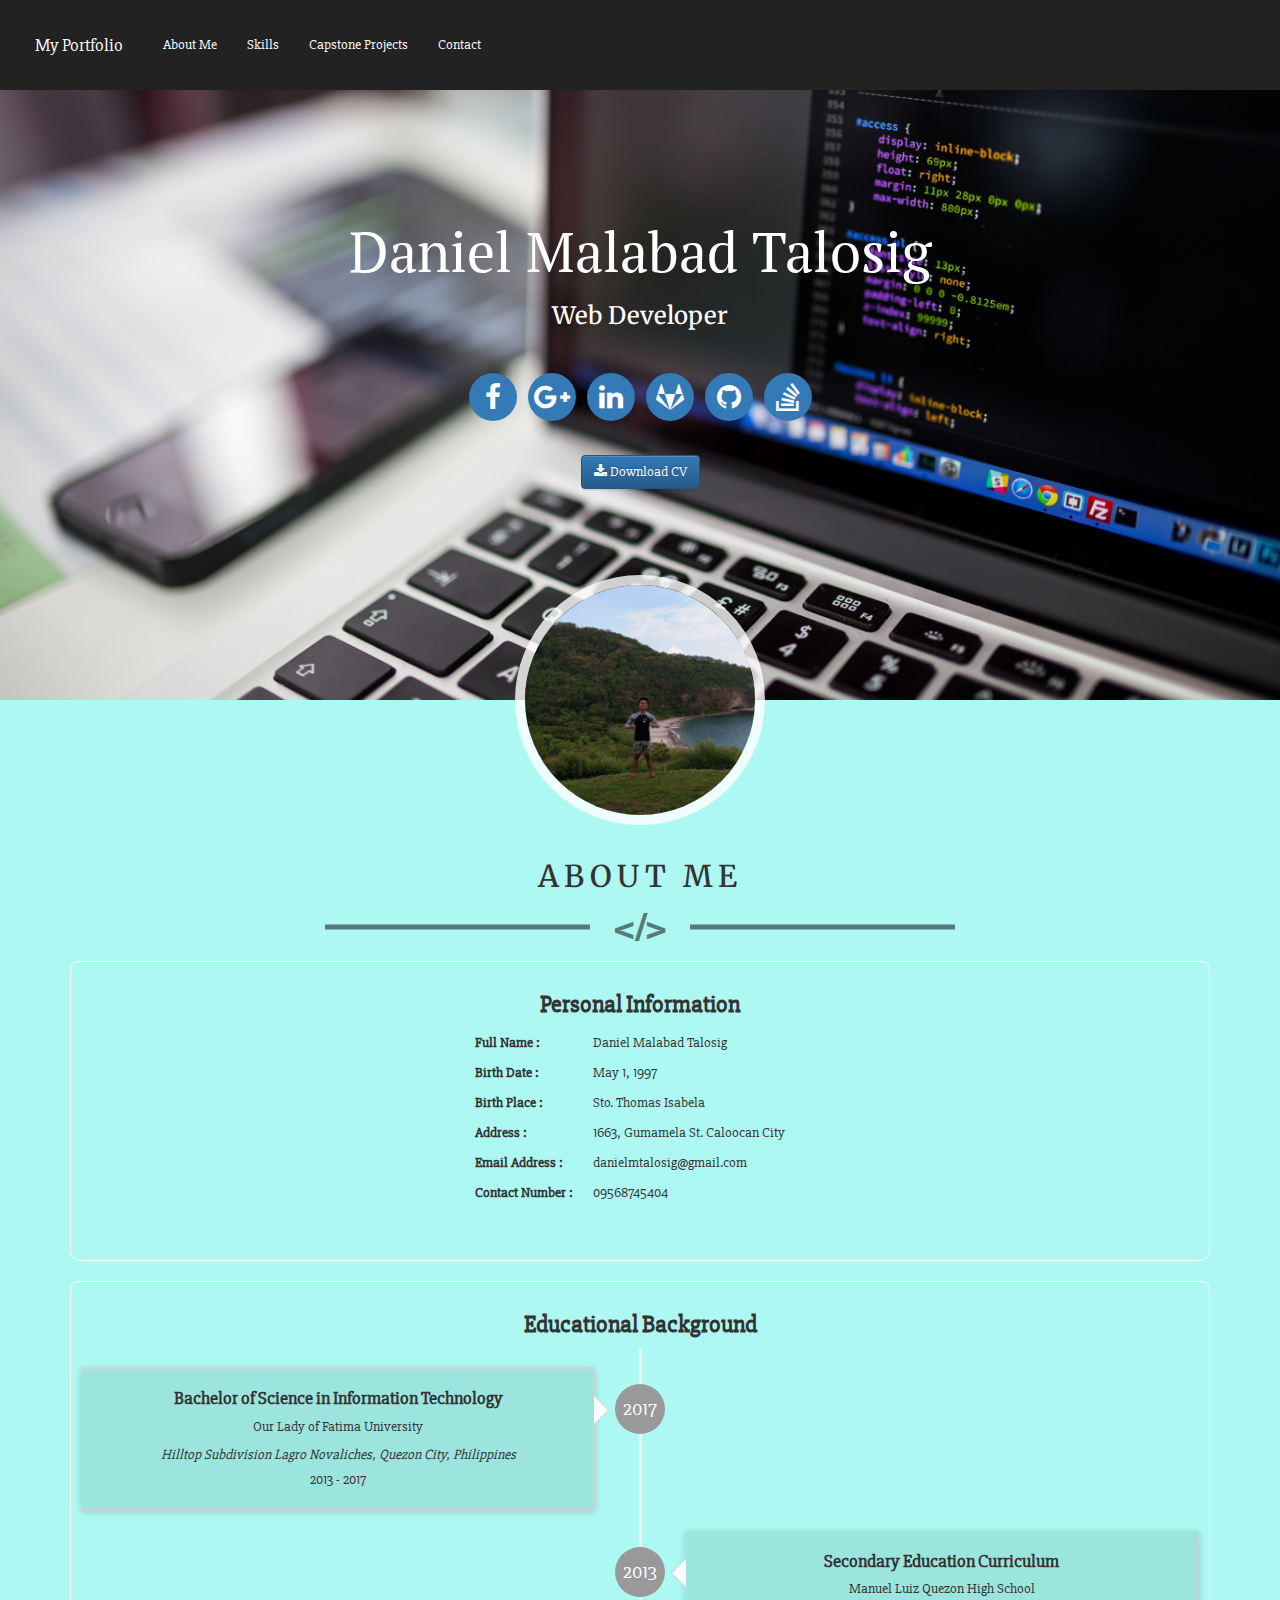
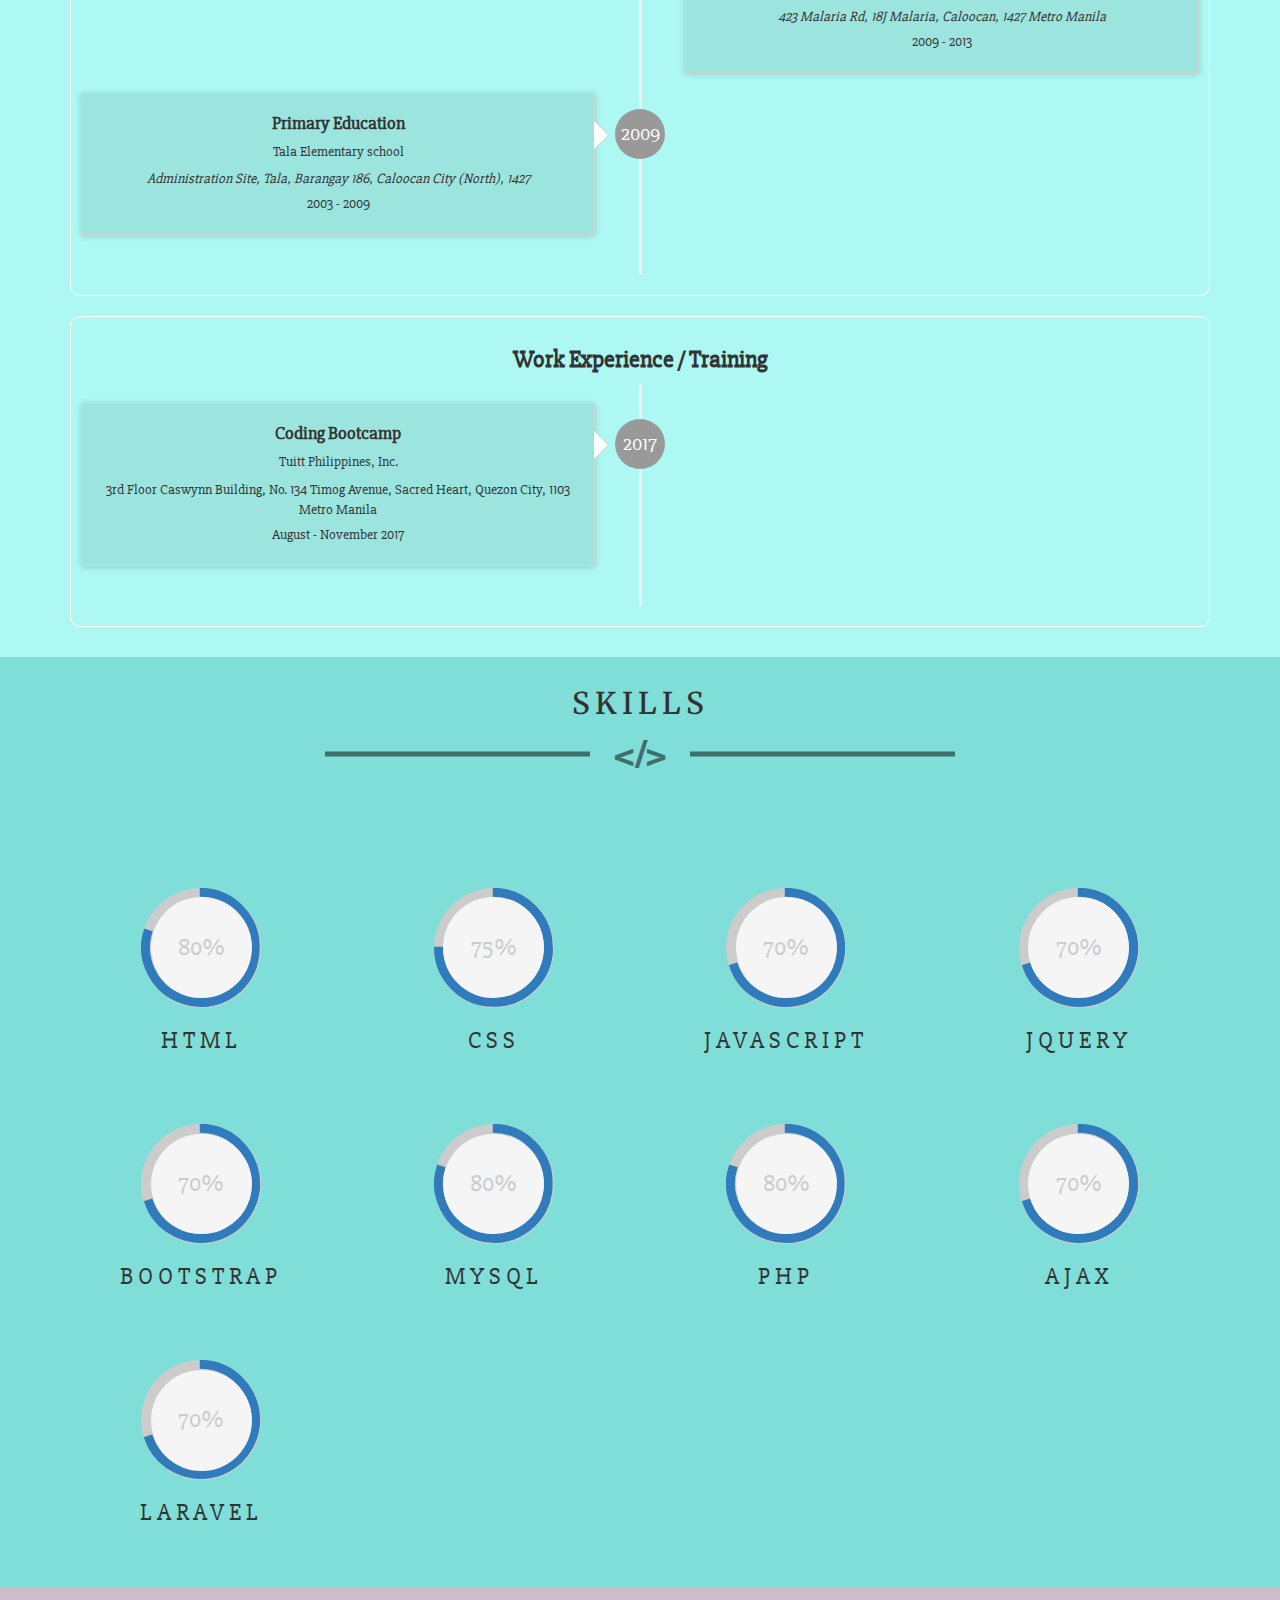
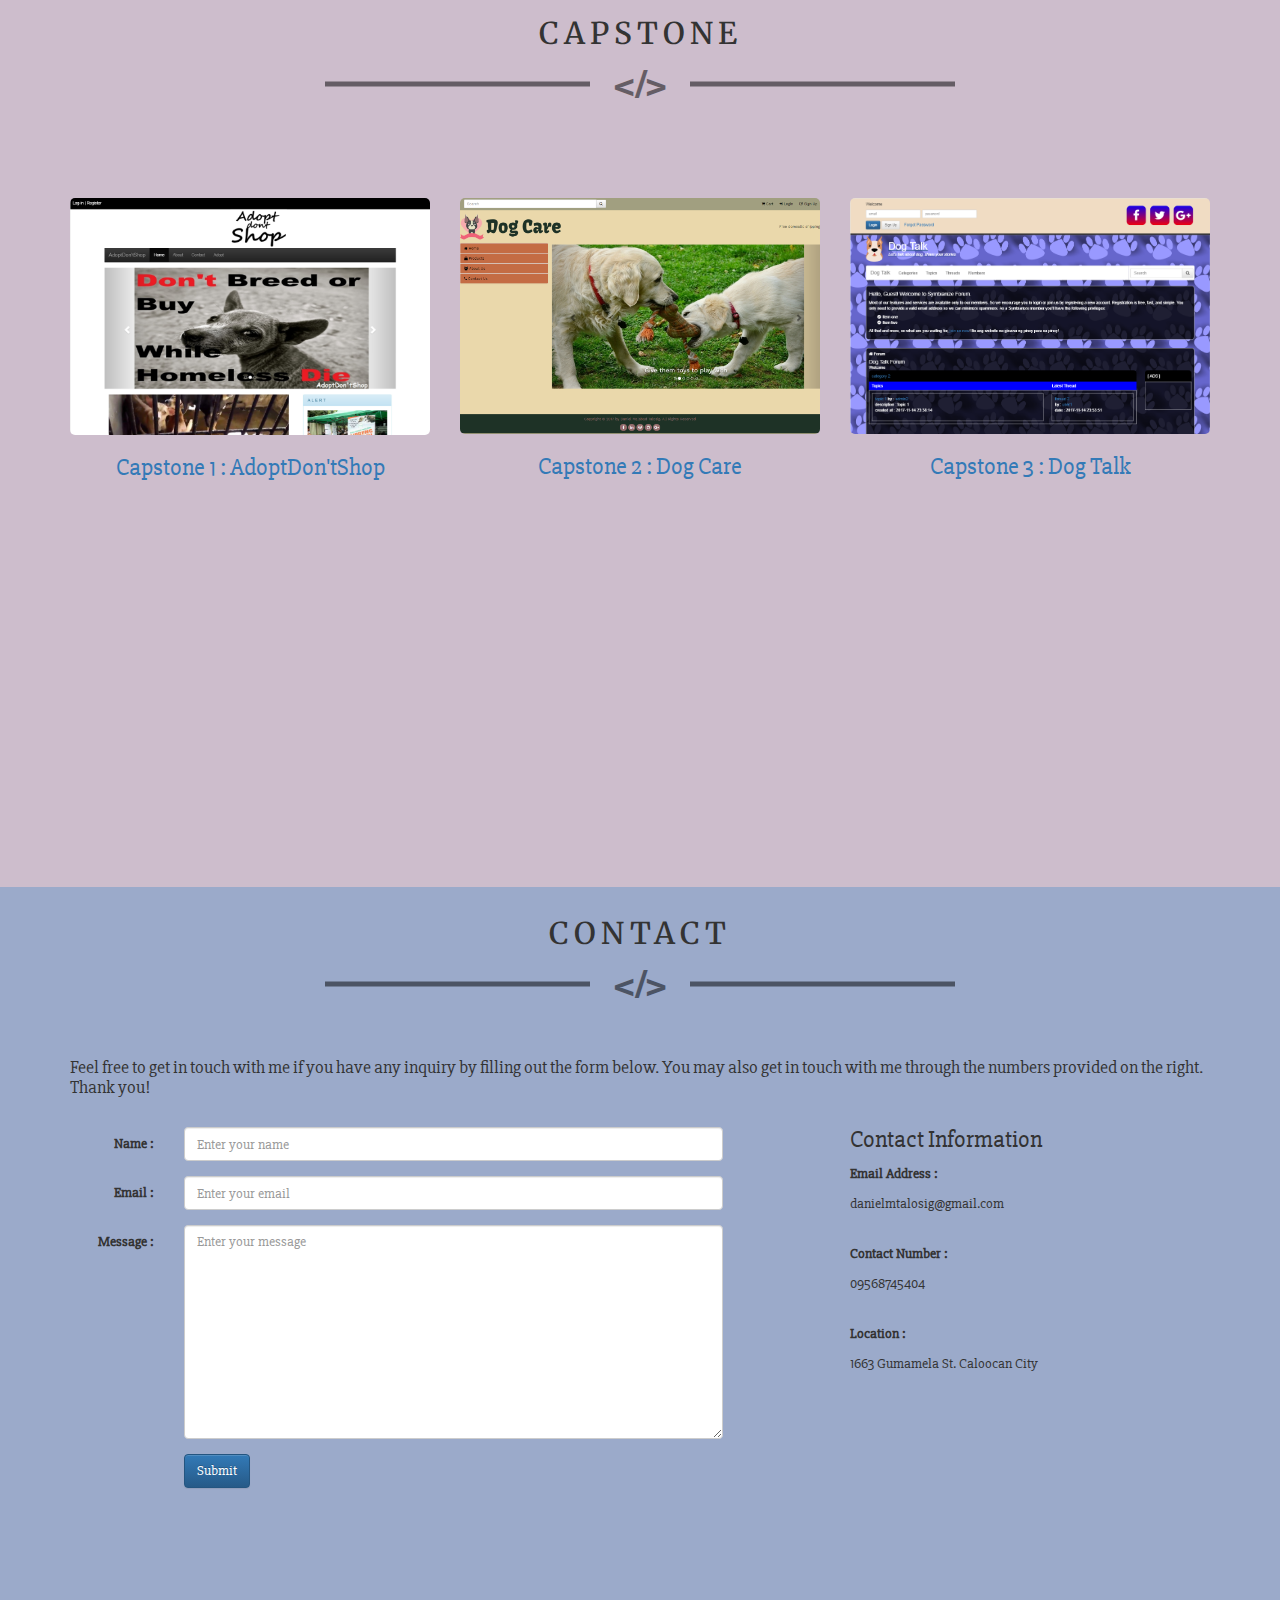
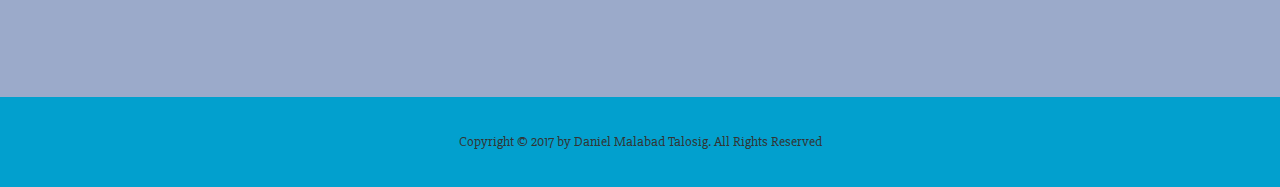
<file: index.html>
<!DOCTYPE html>
<html lang="en">
<head>
	<!-- mobile friendly -->
	<meta charset="utf-8">

	<!-- mobile friendly -->
	<meta name="viewport" content="width=device-width, initial-scale=1.0, maximum-scale=1.0">

	<title>My Portfolio</title>

	<!-- bootstrap css -->
	<link rel="stylesheet" type="text/css" href="./css/bootstrap.css">

	<!-- bootstrap theme css -->
	<link rel="stylesheet" type="text/css" href="./css/bootstrap-theme.css">

	<!--animate -->
	<link rel="stylesheet" type="text/css" href="./css/animations.css">

	<!-- circle css -->
	<link rel="stylesheet" href="./css/circle.css">

	<!--created css -->
	<link rel="stylesheet" type="text/css" href="./css/my-css.css">

	<!-- import google fonts -->
	<link href="https://fonts.googleapis.com/css?family=Bitter|Merriweather:700|PT+Serif|Roboto+Slab|Slabo+27px" rel="stylesheet">
	<!-- font-family: 'Slabo 27px', serif;
	font-family: 'Roboto Slab', serif;
	font-family: 'Merriweather', serif;
	font-family: 'PT Serif', serif;
	font-family: 'Bitter', serif; -->

	
	<!-- font awesome -->
	<link rel="stylesheet" href="https://cdnjs.cloudflare.com/ajax/libs/font-awesome/4.7.0/css/font-awesome.min.css">

	<!-- import icon -->
	<link rel="icon" type="image/png" href="favicon.ico">

	<!-- import jQuery -->
	<script src="./js/jquery-3-2-1.js"></script>

	<!-- import animation.js -->
	<script src="./js/css3-animate-it.js"></script>

	<!-- Latest compiled and minified JavaScript -->
	<script src="./js/bootstrap.js"></script>

	<!-- created javascript-->
	<script src="./js/my-javascript.js"></script>
</head>
</head>
<body data-spy="scroll" data-target=".navbar" data-offset="360">

<nav class="navbar navbar-inverse navbar-modifier">
  <div class="container-fluid">
    <div class="navbar-header">
      <button type="button" id="navbar-button" class="navbar-toggle" data-toggle="collapse" data-target="#myNavbar">
      	<span id="button_text">MENU</span> 
      	<span id="button_icon" class="fa fa-bars text-right"></span>
      </button>
      <a class="navbar-brand" href="#home">My Portfolio</a>
    </div>	<!--/. navbar-header-->

    <div class="collapse navbar-collapse" id="myNavbar">
      <ul class="nav navbar-nav">
        <li><a class="navbar-options" href="#about">About Me</a></li>
        <li><a class="navbar-options" href="#skill">Skills</a></li> 
        <li><a class="navbar-options" href="#capstone">Capstone Projects</a></li> 
        <li><a class="navbar-options" href="#contact">Contact</a></li> 
      </ul>
    </div>	<!--/. collapse-navbar-->
  </div>	<!--/. container-fluid-->
</nav>

<div class="upper" id="home">
	<img src="./img/banner.jpg" class="profile-picture">
	<div class="banner">
		<div class="profile">
			<h1 class="text4">Daniel Malabad Talosig</h1>
			<h3 class="text3">Web Developer</h3>
		</div>

		<div class="social-media">
			<div class="col-lg-12 col-md-12 col-sm-12 col-xs-12 center-block">
				<a href="#" target="_blank"><span class="fa-stack fa-2x icons">
				  <i class="fa fa-circle fa-stack-2x"></i>
				  <i class="fa fa-facebook fa-stack-1x fa-inverse"></i>
				</span></a>	<!-- /. facebook icon-->

				<a href="mailto:danielmtalosig@gmail.com" target="_blank"><span class="fa-stack fa-2x icons">
				  <i class="fa fa-circle fa-stack-2x"></i>
				  <i class="fa fa-google-plus fa-stack-1x fa-inverse"></i>
				</span></a>	<!-- /. google icon-->
				
				<a href="https://www.linkedin.com/in/daniel-talosig-544973140" target="_blank"><span class="fa-stack fa-2x icons">
				  <i class="fa fa-circle fa-stack-2x"></i>
				  <i class="fa fa-linkedin fa-stack-1x fa-inverse"></i>
				</span></a>	<!-- /. linkedin icon-->
				
				<a href="https://gitlab.com/danielMT" target="_blank"><span class="fa-stack fa-2x icons">
				  <i class="fa fa-circle fa-stack-2x"></i>
				  <i class="fa fa-gitlab fa-stack-1x fa-inverse"></i>
				</span></a>	<!-- /. gitlab icon-->
				
				<a href="https://github.com/dtalosig" target="_blank"><span class="fa-stack fa-2x icons">
				  <i class="fa fa-circle fa-stack-2x"></i>
				  <i class="fa fa-github fa-stack-1x fa-inverse"></i>
				</span></a>	<!-- /. github icon-->
				
				<a href="https://stackoverflow.com/users/8621867/daniel-talosig" target="_blank"><span class="fa-stack fa-2x icons">
				  <i class="fa fa-circle fa-stack-2x"></i>
				  <i class="fa fa-stack-overflow fa-stack-1x fa-inverse"></i>
				</span></a>	<!-- /. stack-overflow icon-->
			</div>	<!--/. col-lg-12-->
		</div>	<!--/. social-media-->

		 <div class="columns download">
		 	<div class="col-lg-12 col-md-12 col-sm-12 col-xs-12 center-block">
			 <p><a href="Daniel Resume_1.doc" class="btn btn-primary" download><i class="fa fa-download"></i> Download CV</a></p>
			</div>
       	 </div>	<!--/. download-->
	</div>	<!--/. banner-->
</div>	<!--/. upper-->

<div id="about" class="about-me text-center">
	<h2 class="letter-spacing text3">ABOUT ME</h2>
	<hr class="hr-text" data-content="</>">

	<div class="container about-container">
		<div class="row">
			<div class="col-xs-12">
				<div class="about-me-containers">
					<h3><strong>Personal Information</strong></h3>
					<table class="about-table">
						<tr>
							<th>Full Name :</th>
							<td class="text-left table-data">Daniel Malabad Talosig</td>
						</tr>
						<tr>
							<th>Birth Date :</th>
							<td class="text-left table-data">May 1, 1997</td>
						</tr>
						<tr>
							<th>Birth Place :</th>
							<td class="text-left table-data">Sto. Thomas Isabela</td>
						</tr>
						<tr>
							<th>Address :</th>
							<td class="text-left table-data">1663, Gumamela St. Caloocan City</td>
						</tr>
						<tr>
							<th>Email Address :</th>
							<td class="text-left table-data">danielmtalosig@gmail.com</td>
						</tr>
						<tr>
							<th>Contact Number :</th>
							<td class="text-left table-data">09568745404</td>
						</tr>
					</table>
				</div>	<!--/. about me containers-->

				<div class="about-me-containers">
					<h3><strong>Educational Background</strong></h3>
					<ul class="timeline">
				        <li>
				          <div class="timeline-badge">
				          	<span>2017</span>
				          </div> <!--/. badge-->
				          <div class="timeline-panel">
				            <div class="timeline-heading">
				              <h4 class="timeline-title"><strong>Bachelor of Science in Information Technology</strong></h4>
				              <h5>Our Lady of Fatima University</h5>
				            </div>	<!--/. timeline heading-->
				            <div class="timeline-body">
				              <p><em>Hilltop Subdivision Lagro Novaliches, Quezon City, Philippines</em></p>
				              <p>2013 - 2017</p>
				            </div>	<!--/. timeline body-->
				          </div>	<!--/. timeline panel-->
				        </li>
				        <li class="timeline-inverted">
				          <div class="timeline-badge">
				          	<span>2013</span>
				          </div> <!--/. badge-->
				          <div class="timeline-panel">
				            <div class="timeline-heading">
				              <h4 class="timeline-title"><strong>Secondary Education Curriculum</strong></h4>
				              <h5>Manuel Luiz Quezon High School</h5>
				            </div>	<!--/. timeline heading-->

				            <div class="timeline-body">
				              <p><em>423 Malaria Rd, 18J Malaria, Caloocan, 1427 Metro Manila</em></p>
				              <p>2009 - 2013</p>
				            </div>	<!--/. timeline body-->
				          </div>	<!--/. timeline panel-->
				        </li>	<!--// timeline inverted-->
				        <li>
				          <div class="timeline-badge">2009</div><!--/. badge-->
				          <div class="timeline-panel">
				            <div class="timeline-heading">
				              <h4 class="timeline-title"><strong>Primary Education</strong></h4>
				              <h5>Tala Elementary school</h5>
				            </div>	<!--/. timeline heading-->

				            <div class="timeline-body">
				              <p><em>Administration Site, Tala, Barangay 186, Caloocan City (North), 1427</em></p>
				              <p>2003 - 2009</p>
				            </div>	<!--/. timeline-body-->
				          </div>	<!--/. timeline-panel-->
				        </li>
				    </ul>	<!--/. timeline-->
				</div>	<!--/. about me containers-->	

				<div class="about-me-containers">
					<h3><strong>Work Experience / Training</strong></h3>
				    <ul class="timeline">
				        <li>
				          <div class="timeline-badge">2017</div>
				          <div class="timeline-panel">
				            <div class="timeline-heading">
				              <h4 class="timeline-title"><strong>Coding Bootcamp</strong></h4>
				              <h5>Tuitt Philippines, Inc.</h5>
				            </div>	<!--/. timeline-heading-->

				            <div class="timeline-body">
				              <p>3rd Floor Caswynn Building, No. 134 Timog Avenue, Sacred Heart, Quezon City, 1103 Metro Manila</p>
				              <p>August - November 2017</p>
				            </div>	<!--/. timeline body-->
				          </div>	<!--/. timeline-panel-->
				        </li>
				    </ul>	<!--/. timeline-->
				</div>	
			</div>	<!--/. col-sm-6-->
		</div>	<!--/. row-->
	</div>	<!--/. container-->
</div>	<!--/. about-me-->

<div id="skill" class="skills text-center">
	<h2 class="letter-spacing text3">SKILLS</h2>
	<hr class="hr-text" data-content="</>">
	<div class="container progress-container">
		<div class="row">
			<div class="col-md-3 col-sm-6 col-xs-12 progress-content">
				<div class="c100 p80">
				  <span>80%</span>
				  <div class="slice">
				    <div class="bar"></div>
				    <div class="fill"></div>
				  </div>
				</div>
				  <h3 class="letter-spacing">HTML</h3>
			</div>	<!--/. col-md-3-->

			<div class="col-md-3 col-sm-6 col-xs-12 progress-content">
				<div class="c100 p75">
				  <span>75%</span>
				  <div class="slice">
				    <div class="bar"></div>
				    <div class="fill"></div>
				  </div>
				</div>
				  <h3 class="letter-spacing">CSS</h3>
			</div>	<!--/. col-md-3-->

			<div class="col-md-3 col-sm-6 col-xs-12 progress-content">
				<div class="c100 p70">
				  <span>70%</span>
				  <div class="slice">
				    <div class="bar"></div>
				    <div class="fill"></div>
				  </div>
				</div>
				  <h3 class="letter-spacing">JAVASCRIPT</h3>
			</div>	<!--/. col-md-3-->

			<div class="col-md-3 col-sm-6 col-xs-12 progress-content">
				<div class="c100 p70">
				  <span>70%</span>
				  <div class="slice">
				    <div class="bar"></div>
				    <div class="fill"></div>
				  </div>
				</div>
				  <h3 class="letter-spacing">JQUERY</h3>
			</div>	<!--/. col-md-3-->

			<div class="col-md-3 col-sm-6 col-xs-12 progress-content">
				<div class="c100 p70">
				  <span>70%</span>
				  <div class="slice">
				    <div class="bar"></div>
				    <div class="fill"></div>
				  </div>
				</div>
				  <h3 class="letter-spacing">BOOTSTRAP</h3>
			</div>	<!--/. col-md-3-->

			<div class="col-md-3 col-sm-6 col-xs-12 progress-content">
				<div class="c100 p80">
				  <span>80%</span>
				  <div class="slice">
				    <div class="bar"></div>
				    <div class="fill"></div>
				  </div>
				</div>
				  <h3 class="letter-spacing">MYSQL</h3>
			</div>	<!--/. col-md-3-->

			<div class="col-md-3 col-sm-6 col-xs-12 progress-content">
				<div class="c100 p80">
				  <span>80%</span>
				  <div class="slice">
				    <div class="bar"></div>
				    <div class="fill"></div>
				  </div>
				</div>
				  <h3 class="letter-spacing">PHP</h3>
			</div>	<!--/. col-md-3-->

			<div class="col-md-3 col-sm-6 col-xs-12 progress-content">
				<div class="c100 p70">
				  <span>70%</span>
				  <div class="slice">
				    <div class="bar"></div>
				    <div class="fill"></div>
				  </div>
				</div>
				  <h3 class="letter-spacing">AJAX</h3>
			</div>	<!--/. col-md-3-->

			<div class="col-md-3 col-sm-6 col-xs-12 progress-content">
				<div class="c100 p70">
				  <span>70%</span>
				  <div class="slice">
				    <div class="bar"></div>
				    <div class="fill"></div>
				  </div>
				</div>
				  <h3 class="letter-spacing">LARAVEL</h3>
			</div>	<!--/. col-md-3-->
		</div>	<!--/. row-->
	</div> <!--/. container-->
</div>	<!--/. skills-->

<div id="capstone" class="capstone text-center">
	<h2 class="letter-spacing text3">CAPSTONE</h2>
	<hr class="hr-text" data-content="</>">
	<div class="container capstone-container">
		<div class="row">
			<div class="col-md-4 col-sm-6 col-xs-12">
				<div class="image-container">
					<img src="./img/csp1.png" class="img-responsive">
					<div class="image-overlay">
					</div>
					<div class="link-container">
						<p>It is a static website, developed by using HTML, CSS, JS, JQUERY, BOOTSTRAP with user and admin interface. It is all about abandoned/neglected dogs just because they don't have a special breed like others.</p>
						<ul>
							<li>Click register to log in as a user</li>
							<li>Click login to log in as an admin</li>
						</ul>
					</div>	<!--/. link-container-->	
				</div>	<!--/. image-container-->
				<figcaption><h3><a href="https://dtalosig.github.io/b5dc-csp1-daniel/" target="_blank">Capstone 1 : AdoptDon'tShop</a></h3></figcaption>
			</div> <!--/. col-lg-4-->
			
			<div class="col-md-4 col-sm-6 col-xs-12">
				<div class="image-container">
					<img src="./img/csp2.png" class="img-responsive">
					<div class="image-overlay">
					</div>
					<div class="link-container">
						<p>It is a dynamic website, developed by using HTML, CSS, JS, JQUERY, AJAX, BOOTSTRAP, PHP, MySQL with user and admin interface.</p>
						<p>Item shop for your amazing dogs.</p>
					</div>	<!--/. link-container-->	
				</div>	<!--/. image-container-->
				<figcaption><h3><a href="https://danielmtalosig.000webhostapp.com/" target="_blank">Capstone 2 : Dog Care</a></h3></figcaption>
			</div> <!--/. col-lg-4-->

			<div class="col-md-4 col-sm-6 col-xs-12">
				<div class="image-container">
					<img src="./img/csp3.png" class="img-responsive">
					<div class="image-overlay">
					</div>
					<div class="link-container">
						<p>It is a dynamic website, developed by using HTML, CSS, JS, JQUERY, AJAX, BOOTSTRAP, PHP, MySQL, LARAVEL with user and admin interface.</p>
						<p>Lets talk/ask questions/share about your dogs.</p>
					</div>	<!--/. link-container-->	
				</div>	<!--/. image-container-->
				<figcaption><h3><a href="https://dogtalk.000webhostapp.com/" target="_blank">Capstone 3 : Dog Talk</a></h3></figcaption>
			</div> <!--/. col-lg-4-->

			</div> <!--/. col-lg-4-->
		</div>	<!--/. row-->
</div>

<div id="contact" class="contact">
	<div class="text-center">
		<h2 class="letter-spacing text3">CONTACT</h2>
		<hr class="hr-text" data-content="</>">
	</div>

	<div class="container form-container">
		<h4>Feel free to get in touch with me if you have any inquiry by filling out the form below. You may also get in touch with me through the numbers provided on the right. Thank you!</h4><br>
		<div class="row">
			<div class="col-sm-7">
			  <form class="form-horizontal" action="">
			    <div class="form-group">
			      <label class="control-label col-sm-2" for="name">Name :</label>
			      <div class="col-sm-10">
			        <input type="text" class="form-control" id="name" placeholder="Enter your name" name="name">
			      </div>
			    </div>
			    <div class="form-group">
			      <label class="control-label col-sm-2" for="email">Email :</label>
			      <div class="col-sm-10">          
			        <input type="email" class="form-control" id="email" placeholder="Enter your email" name="email">
			      </div>
			    </div>
			    <div class="form-group">
			      <label class="control-label col-sm-2" for="message">Message :</label>
			      <div class="col-sm-10">          
			        <textarea id="message" class="form-control" placeholder="Enter your message" rows="10"></textarea>
			      </div>
			    </div>
			    <div class="form-group">        
			      <div class="col-sm-offset-2 col-sm-10">
			        <button type="submit" class="btn btn-primary">Submit</button>
			      </div>
			    </div>
			  </form>	<!--/. form-->	
			</div>	<!--/. col-sm-8-->

			<div class="col-sm-4 col-sm-offset-1 contact-info">
				<h3>Contact Information</h3>
				<p><strong>Email Address :</strong></p>
				<p>danielmtalosig@gmail.com</p><br>
				<p><strong>Contact Number :</strong></p>
				<p>09568745404</p><br>
				<p><strong>Location :</strong></p>
				<p>1663 Gumamela St. Caloocan City</p>
			</div>
		</div>	<!--/. row-->
	</div>	<!--/. container-->

</div>	<!--/. container-->

<div class="footer text-center">
	<span>Copyright &copy; 2017 by Daniel Malabad Talosig. All Rights Reserved</span>
</body>
</html>
</file>
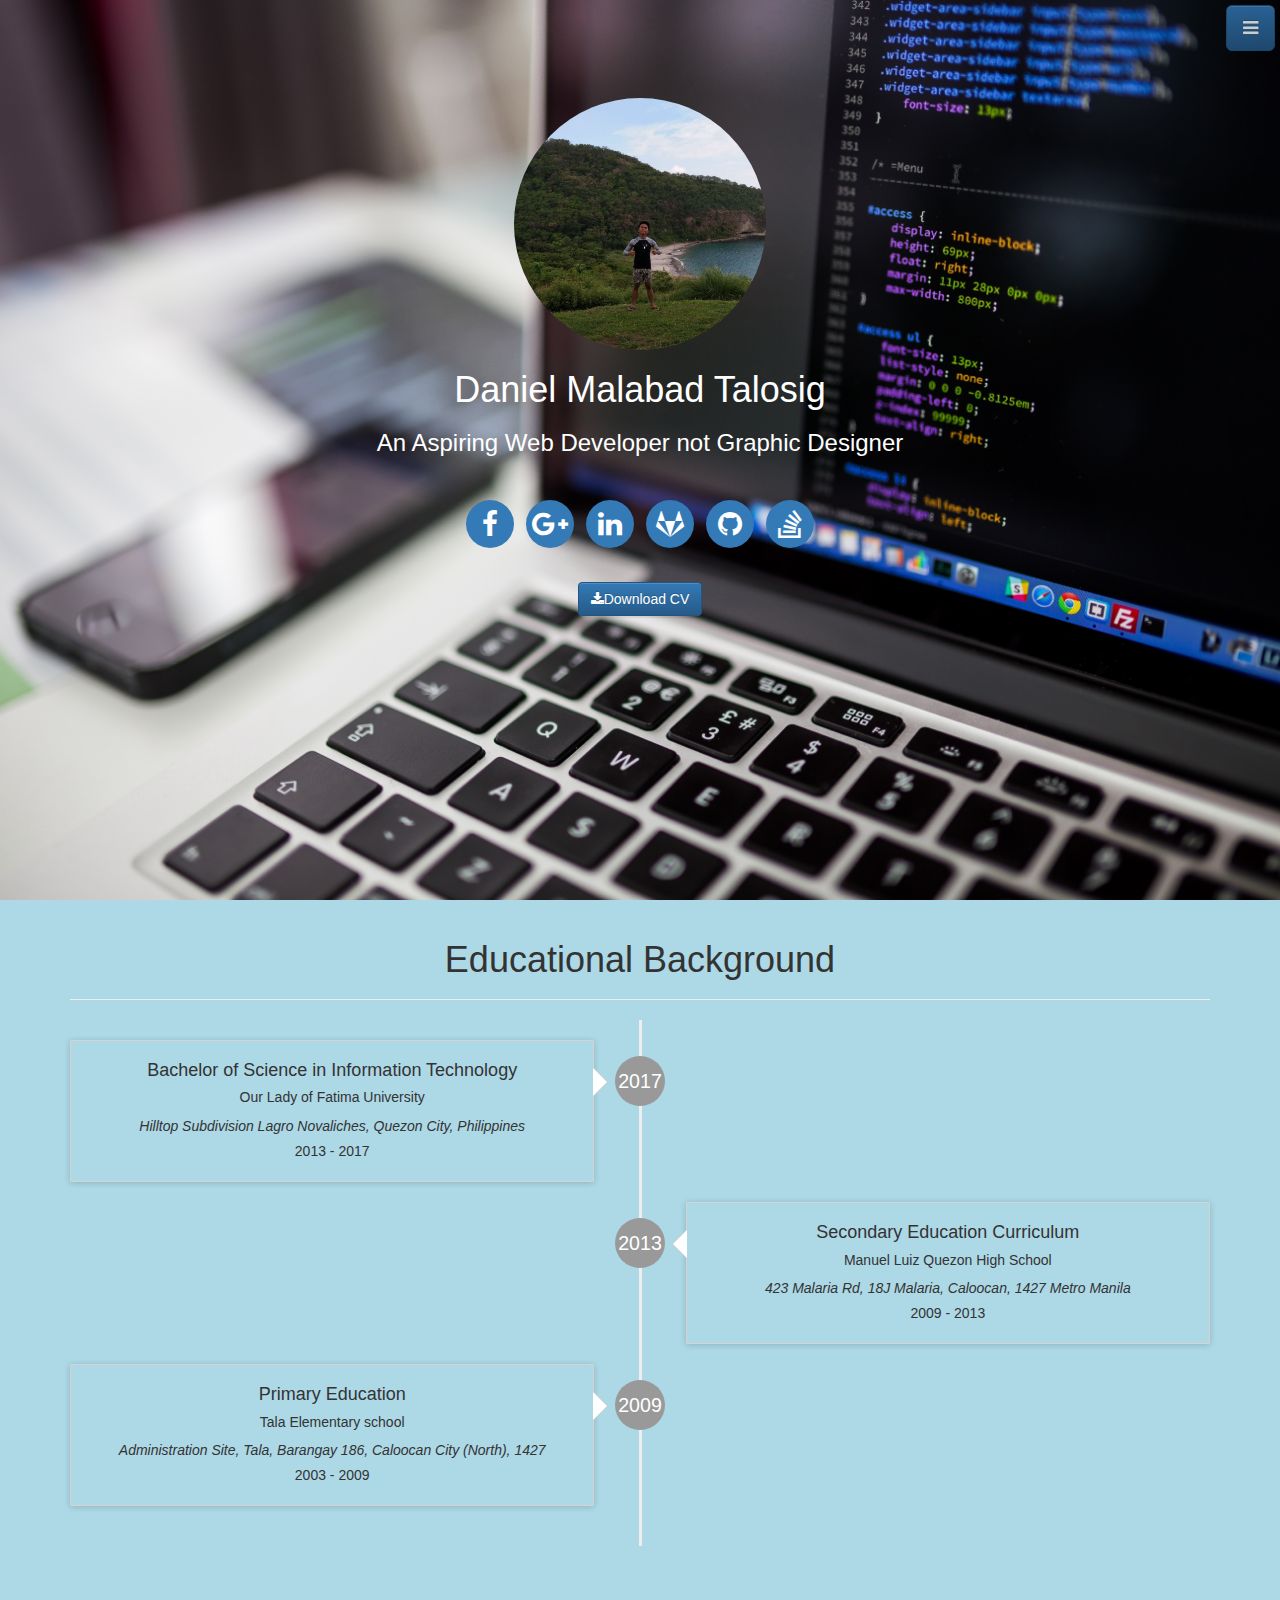
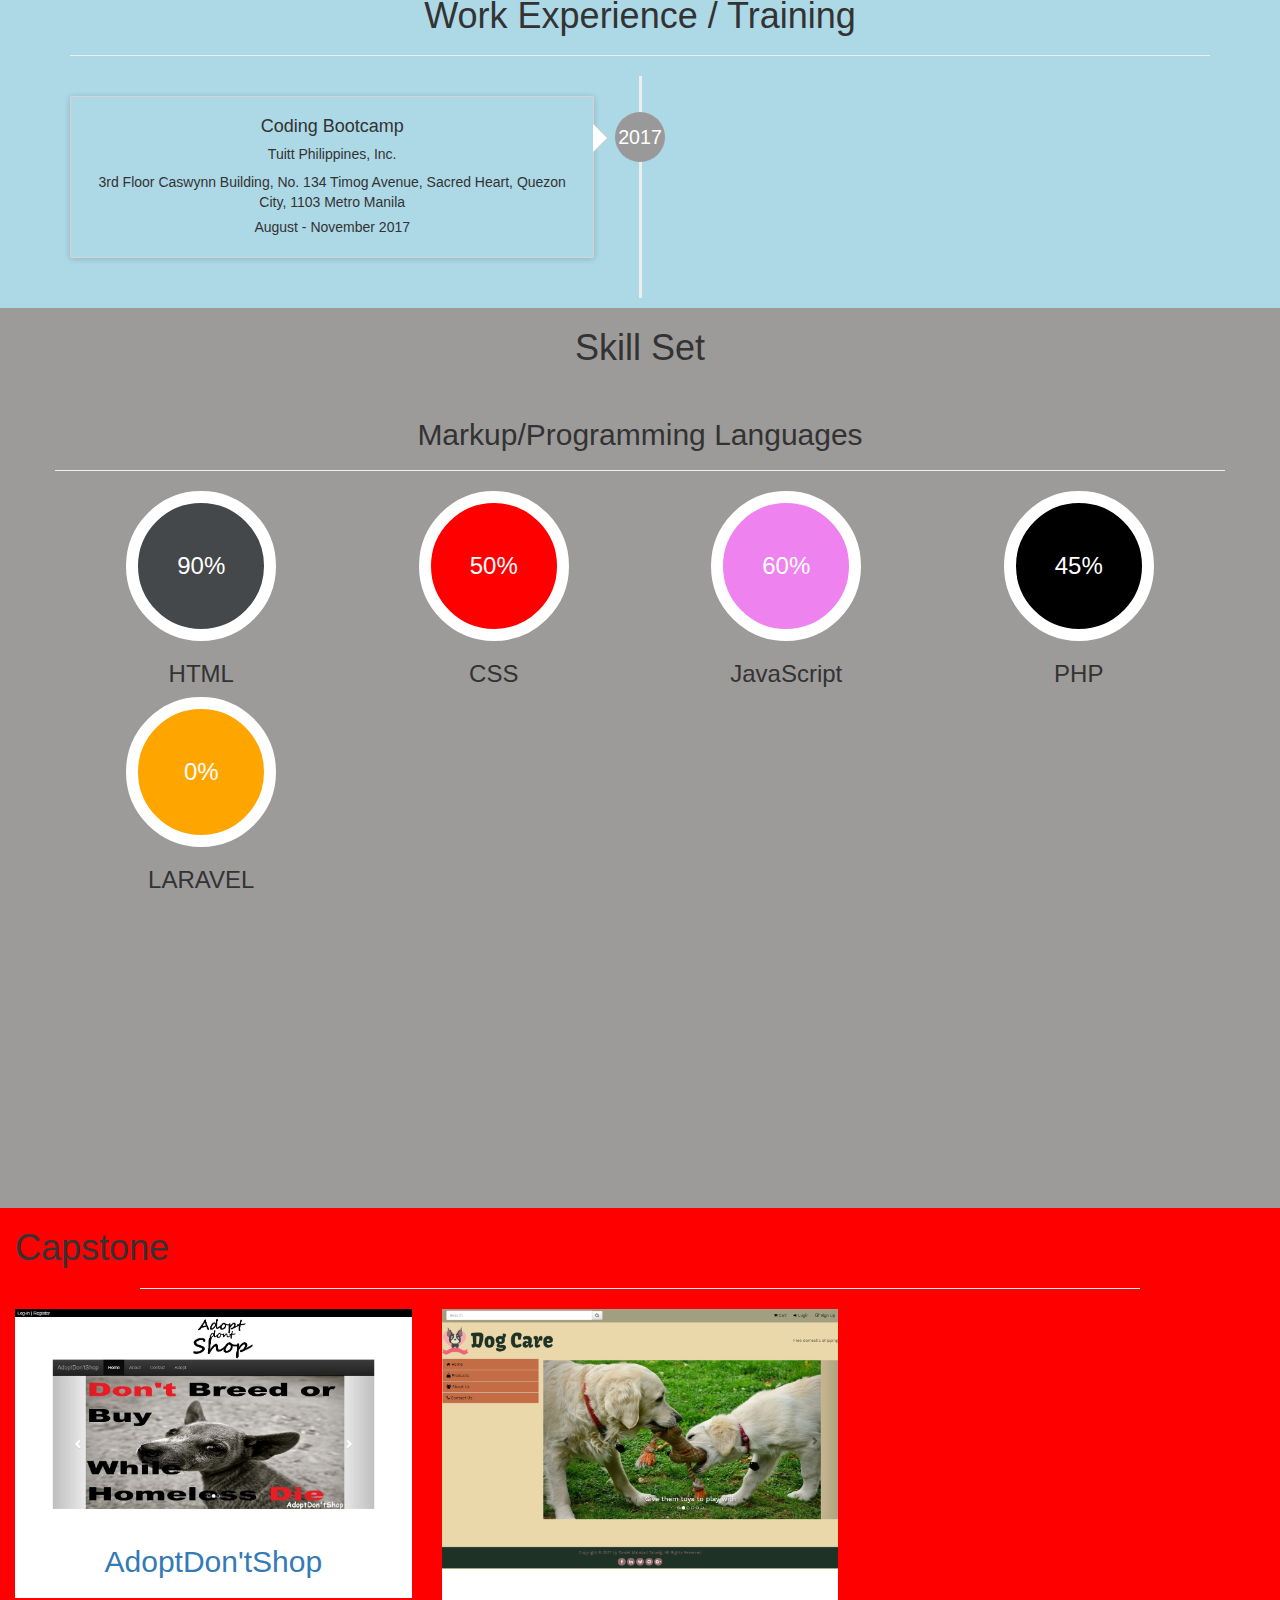
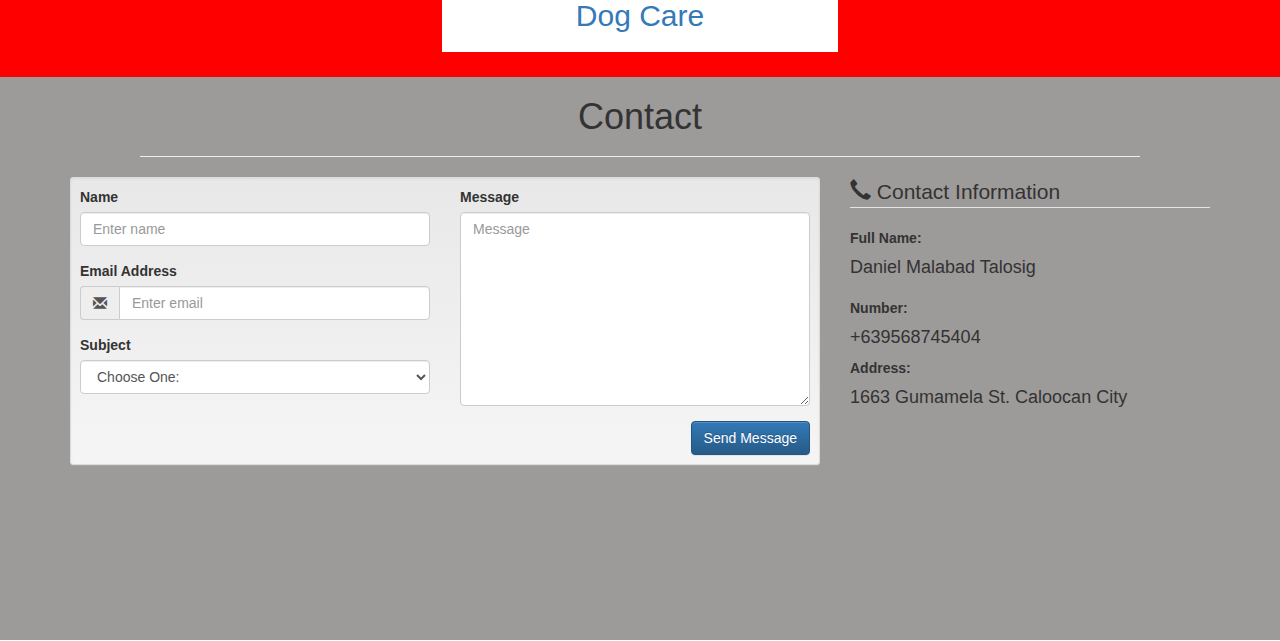
<file: old version.html>
<!DOCTYPE html>
<html lang="en"> <!--language US-->
<head>

	<!-- mobile friendly -->
	<meta charset="utf-8">

	<!-- mobile friendly -->
	<meta name="viewport" content="width=device-width, initial-scale=1.0, maximum-scale=1.0">

	<title>My Portfolio</title>

	<!-- bootstrap css -->
	<link rel="stylesheet" type="text/css" href="./css/bootstrap.css">

	<!-- bootstrap theme css -->
	<link rel="stylesheet" type="text/css" href="./css/bootstrap-theme.css">

	<!--created css -->
	<link rel="stylesheet" type="text/css" href="./css/style.css">

	<!--animate -->
	<link rel="stylesheet" type="text/css" href="./css/animations.css">

	<!-- import google fonts -->
	<link href="https://fonts.googleapis.com/css?family=Lobster" rel="stylesheet">

	
	<!-- font awesome -->
	<link rel="stylesheet" href="https://cdnjs.cloudflare.com/ajax/libs/font-awesome/4.7.0/css/font-awesome.min.css">

	<!-- import icon -->
	<link rel="icon" type="image/png" href="favicon.ico">

</head>
<body>

<a id="menu-toggle" href="#" class="btn btn-primary btn-lg toggle"><i class="fa fa-bars"></i></a>
<div id="sidebar-wrapper">
  <ul class="sidebar-nav">
    <a id="menu-close" href="#" class="btn btn-default btn-lg pull-right toggle"><i class="glyphicon glyphicon-remove"></i></a>
    <li class="sidebar-brand">
      <a href="#home">My Portfolio</a>
    </li>
    <li>
      <a href="#home">Home</a>
    </li>
    <li>
      <a href="#personal">About Me</a>
    </li>
    <li>
      <a href="#skill">Skill Set</a>
    </li>
    <li>
      <a href="#capstone">Capstone Porjects</a>
    </li>
    <li>
      <a href="#contact">Contact</a>
    </li>
<!--     <li>
      <a href="#moto">Moto</a>
    </li> -->
  </ul>	<!--/. sidebar nav-->
</div>	<!--/. wrapper-->
<div class="upper" id="home">
	<img src="./img/code.jpg" alt="code image">
	<div class="banner">
		<div class="profile">
			<img src="./img/banner.jpg">
			<h1>Daniel Malabad Talosig</h1>
			<h3>An Aspiring Web Developer not Graphic Designer</h3>
		</div>

		<div class="social-media">
			<div class="col-lg-12 col-md-12 col-sm-12 col-xs-12 center-block">
				<a href="https://www.facebook.com/talosigdaniel" target="_blank"><span class="fa-stack fa-2x icons">
				  <i class="fa fa-circle fa-stack-2x"></i>
				  <i class="fa fa-facebook fa-stack-1x fa-inverse"></i>
				</span></a>	<!-- /. facebook icon-->

				<a href="mailto:danielmtalosig@gmail.com" target="_blank"><span class="fa-stack fa-2x icons">
				  <i class="fa fa-circle fa-stack-2x"></i>
				  <i class="fa fa-google-plus fa-stack-1x fa-inverse"></i>
				</span></a>	<!-- /. google icon-->
				
				<a href="https://www.linkedin.com/in/daniel-talosig-544973140" target="_blank"><span class="fa-stack fa-2x icons">
				  <i class="fa fa-circle fa-stack-2x"></i>
				  <i class="fa fa-linkedin fa-stack-1x fa-inverse"></i>
				</span></a>	<!-- /. linkedin icon-->
				
				<a href="https://gitlab.com/danielMT" target="_blank"><span class="fa-stack fa-2x icons">
				  <i class="fa fa-circle fa-stack-2x"></i>
				  <i class="fa fa-gitlab fa-stack-1x fa-inverse"></i>
				</span></a>	<!-- /. gitlab icon-->
				
				<a href="https://github.com/dtalosig" target="_blank"><span class="fa-stack fa-2x icons">
				  <i class="fa fa-circle fa-stack-2x"></i>
				  <i class="fa fa-github fa-stack-1x fa-inverse"></i>
				</span></a>	<!-- /. github icon-->
				
				<a href="https://stackoverflow.com/users/8621867/daniel-talosig" target="_blank"><span class="fa-stack fa-2x icons">
				  <i class="fa fa-circle fa-stack-2x"></i>
				  <i class="fa fa-stack-overflow fa-stack-1x fa-inverse"></i>
				</span></a>	<!-- /. stack-overflow icon-->
			</div>	<!--/. col-lg-12-->
		</div>

		 <div class="columns download">
		 	<div class="col-lg-12 col-md-12 col-sm-12 col-xs-12 center-block">
			 <p><a href="resume.docx" class="btn btn-primary" download><i class="fa fa-download"></i>Download CV</a></p>
			</div>
       	 </div>	<!--/. download-->
	</div>	<!--/. banner-->
</div>	<!--/. upper-->

	<!-- personal information -->
	<div class="row personal-info" id="personal">
		<div class="col-lg-12">
<!-- 			<h2>About Me</h2>

			<hr>	 -->

			<div class="educ-background">	
				<div class="container">
				    <div class="page-header">
				        <h1 id="timeline">Educational Background</h1>
				    </div>
				    <ul class="timeline">
				        <li>
				          <div class="timeline-badge">
				          	<span>2017</span>
				          </div> <!--/. badge-->
				          <div class="timeline-panel">
				            <div class="timeline-heading">
				              <h4 class="timeline-title">Bachelor of Science in Information Technology</h4>
				              <h5>Our Lady of Fatima University</h5>
				            </div>	<!--/. timeline heading-->
				            <div class="timeline-body">
				              <p><em>Hilltop Subdivision Lagro Novaliches, Quezon City, Philippines</em></p>
				              <p>2013 - 2017</p>
				            </div>	<!--/. timeline body-->
				          </div>	<!--/. timeline panel-->
				        </li>
				        <li class="timeline-inverted">
				          <div class="timeline-badge">
				          	<span>2013</span>
				          </div> <!--/. badge-->
				          <div class="timeline-panel">
				            <div class="timeline-heading">
				              <h4 class="timeline-title">Secondary Education Curriculum</h4>
				              <h5>Manuel Luiz Quezon High School</h5>
				            </div>	<!--/. timeline heading-->

				            <div class="timeline-body">
				              <p><em>423 Malaria Rd, 18J Malaria, Caloocan, 1427 Metro Manila</em></p>
				              <p>2009 - 2013</p>
				            </div>	<!--/. timeline body-->
				          </div>	<!--/. timeline panel-->
				        </li>	<!--// timeline inverted-->
				        <li>
				          <div class="timeline-badge">2009</div><!--/. badge-->
				          <div class="timeline-panel">
				            <div class="timeline-heading">
				              <h4 class="timeline-title">Primary Education</h4>
				              <h5>Tala Elementary school</h5>
				            </div>	<!--/. timeline heading-->

				            <div class="timeline-body">
				              <p><em>Administration Site, Tala, Barangay 186, Caloocan City (North), 1427</em></p>
				              <p>2003 - 2009</p>
				            </div>	<!--/. timeline-body-->
				          </div>	<!--/. timeline-panel-->
				        </li>
				    </ul>	<!--/. timeline-->
				</div>	<!--/. container-->
			</div>	<!--/. educational background -->

			<div class="work-exp">	
				<div class="container">
				    <div class="page-header">
				        <h1 id="timeline">Work Experience / Training</h1>
				    </div>	<!--/. timeline-header-->
				    <ul class="timeline">
				        <li>
				          <div class="timeline-badge">2017</div>
				          <div class="timeline-panel">
				            <div class="timeline-heading">
				              <h4 class="timeline-title">Coding Bootcamp</h4>
				              <h5>Tuitt Philippines, Inc.</h5>
				            </div>	<!--/. timeline-heading-->

				            <div class="timeline-body">
				              <p>3rd Floor Caswynn Building, No. 134 Timog Avenue, Sacred Heart, Quezon City, 1103 Metro Manila</p>
				              <p>August - November 2017</p>
				            </div>	<!--/. timeline body-->
				          </div>	<!--/. timeline-panel-->
				        </li>
				    </ul>	<!--/. timeline-->
				</div>	<!--/. container-->
			</div>	<!--/. work-exp-->
		</div> <!--/. col-lg-12-->
	</div> <!--/. row-->

	<!-- skill-set-->
	<div class="row skill-set" id="skill">
		<div class="col-lg-12">
			<h1>Skill Set</h1>

			<div class="container">
			    <div class="row">
				    <div class="page-header">
				        <h2 id="timeline">Markup/Programming Languages</h2>
				        <i class="icon-apache"></i>
				    </div>
					<div class="container">
					    <div class="row">
					        <div class="col-lg-3 col-md-3 col-sm-6 col-xs-12">
					            <div class="progress blue">
					                <span class="progress-left">
					                    <span class="progress-bar"></span>
					                </span>
					                <span class="progress-right">
					                    <span class="progress-bar"></span>
					                </span>
					                <div class="progress-value-html">90%</div>
					            </div>	<!--/. progress blue-->
					            <h3>HTML</h3>
					        </div>	<!--/. col-md-3-->

					        <div class="col-lg-3 col-md-3 col-sm-6 col-xs-12">
					            <div class="progress blue">
					                <span class="progress-left">
					                    <span class="progress-bar-css"></span>
					                </span>
					                <span class="progress-right">
					                    <span class="progress-bar-css"></span>
					                </span>
					                <div class="progress-value-css">50%</div>
					            </div>	<!--/. progress blue-->
					            <h3>CSS</h3>
					        </div>	<!--/. col-md-3-->

					        <div class="col-lg-3 col-md-3 col-sm-6 col-xs-12">
					            <div class="progress blue">
					                <span class="progress-left">
					                    <span class="progress-bar-javascript"></span>
					                </span>
					                <span class="progress-right">
					                    <span class="progress-bar-javascript"></span>
					                </span>
					                <div class="progress-value-javascript">60%</div>
					            </div>	<!--/. progress blue-->
					            <h3>JavaScript</h3>
					        </div>	<!--/. col-md-3-->

					        <div class="col-lg-3 col-md-3 col-sm-6 col-xs-12">
					            <div class="progress blue">
					                <span class="progress-left">
					                    <span class="progress-bar-php"></span>
					                </span>
					                <span class="progress-right">
					                    <span class="progress-bar-php"></span>
					                </span>
					                <div class="progress-value-php">45%</div>
					            </div>	<!--/. progress blue-->
					            <h3>PHP</h3>
					        </div>	<!--/. col-md-3-->

					        <div class="col-lg-3 col-md-3 col-sm-6 col-xs-12">
					            <div class="progress blue">
					                <span class="progress-left">
					                    <span class="progress-bar-laravel"></span>
					                </span>
					                <span class="progress-right">
					                    <span class="progress-bar-laravel"></span>
					                </span>
					                <div class="progress-value-laravel">0%</div>
					            </div>	<!--/. progress blue-->
					            <h3>LARAVEL</h3>
					        </div>	<!--/. col-md-3-->
					    </div>	<!--/. row-->
					</div>	<!--/. container-->
			    </div>	<!--/. row-->
			    <br>
			</div>	<!--/. container-->
		</div> <!--/. col-lg-12-->
	</div> <!--/. row-->

	<!-- capstone -->
	<div class="row capstone" id="capstone">
		<div class="col-lg-12">
			<h1>Capstone</h1>

			<hr>

			<div class="row">
				<div class="col-lg-4 col-md-4 col-sm-6 col-xs-12">
					<a href="https://dtalosig.github.io/b5dc-csp1-daniel/" target="_blank">
						<div class="image-container">
							<img src="./img/adoptdontshop.jpg">
							<div class="image-container-content">
								<h2>AdoptDon'tShop</h2>
							</div>
						</div>
					</a>
				</div> <!--/. col-lg-4-->
				
				<div class="col-lg-4 col-md-4 col-sm-6 col-xs-12">
					<a href="https://danielmtalosig.000webhostapp.com/" target="_blank">
						<div class="image-container">
							<img src="./img/csp2.png">
							<div class="image-container-content">
								<h2>Dog Care</h2>
							</div>
						</div>
					</a>
				</div> <!--/. col-lg-4-->

				<div class="col-lg-4 col-md-4 col-sm-6 col-xs-12">

				</div> <!--/. col-lg-4-->

				<div class="col-lg-4 col-md-4 col-sm-6 col-xs-12">

				</div> <!--/. col-lg-4-->
			</div>	<!--/. row-->
		</div> <!--/. col-lg-12-->
	</div> <!--/. row-->

	<!-- contact me -->
	<div class="row contact" id="contact">
		<div class="col-lg-12">
			<h1>Contact</h1>

			<hr>

			<div class="container">
			    <div class="row">
			        <div class="col-lg-8 col-md-8 col-sm-8 col-xs-12">
			            <div class="well well-sm">
			                <form>
				                <div class="row">
				                    <div class="col-md-6">
				                        <div class="form-group">
				                            <label for="name">
				                                Name</label>
				                            <input type="text" class="form-control" id="name" placeholder="Enter name" required="required" />
				                        </div> <!--/. form-group-->

				                        <div class="form-group">
				                            <label for="email">Email Address</label>
				                            <div class="input-group">
				                                <span class="input-group-addon"><span class="glyphicon glyphicon-envelope"></span>
				                                </span>
				                                <input type="email" class="form-control" id="email" placeholder="Enter email" required="required" />
				                            </div> <!--/. input-group-->
				                        </div> <!--/. form-group-->

				                        <div class="form-group">
				                            <label for="subject">Subject</label>
				                            <select id="subject" name="subject" class="form-control" required="required">
				                                <option value="na" selected="">Choose One:</option>
				                                <option value="service">General Customer Service</option>
				                                <option value="suggestions">Suggestions</option>
				                                <option value="product">Product Support</option>
				                            </select>
				                        </div>	 <!--/. form-group-->
				                    </div> <!--/. col-md-6-->

				                    <div class="col-md-6">
				                        <div class="form-group">
				                            <label for="name">Message</label>
				                            <textarea name="message" id="message" class="form-control" rows="9" cols="25" required="required"
				                                placeholder="Message"></textarea>
				                        </div> <!--/. form-grouo-->
				                    </div> <!--/. col-md-6-->

				                    <div class="col-md-12">
				                        <button type="submit" class="btn btn-primary pull-right" id="btnContactUs">
				                            Send Message</button>
				                    </div> <!--/. col-md-12-->
				                </div>	<!--/. row-->
			                </form>
			            </div>	<!--/. well-->
			        </div>	<!--/. col-md-8-->

			        <div class="col-lg-4 col-md-4 col-sm-4 col-xs-12">
			            <form>
				            <legend>
				            	<span class="glyphicon glyphicon-earphone"></span> Contact Information
				            </legend>

				            <address>
				                <strong>Full Name:</strong><br>
				                <h4>Daniel Malabad Talosig</h4>
				            </address>

				            <address>
				                <strong>Number:</strong>
				                <h4>+639568745404</h4>

				                <strong>Address:</strong>
				                <h4>1663 Gumamela St. Caloocan City</h4>
				            </address>

			            </form><!--/. form-->
			        </div>	<!--/. col-md-4-->
			    </div>	<!--/. row-->
			</div>	<!--/. container-->

			<div class="row">
				<div class="col-lg-10 col-md-10 col-sm-10 col-xs-12 col-lg-offset-1 col-md-offset-1 col-sm-offset-1">
					<iframe src="https://www.google.com/maps/embed?pb=!1m14!1m12!1m3!1d482.2459265288858!2d121.07342771992052!3d14.770865746850925!2m3!1f0!2f0!3f0!3m2!1i1024!2i768!4f13.1!5e0!3m2!1sen!2sph!4v1505114738956" width="700" height="600" frameborder="0" style="border:0" allowfullscreen></iframe>
				</div> <!--/. col-lg-10-->
			</div> <!--/. row-->
		</div> <!--/. col-lg-12-->
	</div> <!--/. row-->


	<!-- moto -->
	<div class="row moto" id="moto">
		<div class="col-lg-12">
<!-- 			<h2>Moto</h2>

			<hr>
 -->
		</div> <!--/. col-lg-12-->
	</div> <!--/. row-->

<!-- import jQuery -->
<script src="./js/jquery-3-2-1.js"></script>

<!-- import animation.js -->
<script src="./js/css3-animate-it.js"></script>

<!-- Latest compiled and minified JavaScript -->
<script src="./js/bootstrap.js"></script>

<!-- created javascript-->
<script src="./js/javascript.js"></script>

</body>
</html>
</file>
<file: css/circle.css>
.rect-auto,
.c100.p51 .slice,
.c100.p52 .slice,
.c100.p53 .slice,
.c100.p54 .slice,
.c100.p55 .slice,
.c100.p56 .slice,
.c100.p57 .slice,
.c100.p58 .slice,
.c100.p59 .slice,
.c100.p60 .slice,
.c100.p61 .slice,
.c100.p62 .slice,
.c100.p63 .slice,
.c100.p64 .slice,
.c100.p65 .slice,
.c100.p66 .slice,
.c100.p67 .slice,
.c100.p68 .slice,
.c100.p69 .slice,
.c100.p70 .slice,
.c100.p71 .slice,
.c100.p72 .slice,
.c100.p73 .slice,
.c100.p74 .slice,
.c100.p75 .slice,
.c100.p76 .slice,
.c100.p77 .slice,
.c100.p78 .slice,
.c100.p79 .slice,
.c100.p80 .slice,
.c100.p81 .slice,
.c100.p82 .slice,
.c100.p83 .slice,
.c100.p84 .slice,
.c100.p85 .slice,
.c100.p86 .slice,
.c100.p87 .slice,
.c100.p88 .slice,
.c100.p89 .slice,
.c100.p90 .slice,
.c100.p91 .slice,
.c100.p92 .slice,
.c100.p93 .slice,
.c100.p94 .slice,
.c100.p95 .slice,
.c100.p96 .slice,
.c100.p97 .slice,
.c100.p98 .slice,
.c100.p99 .slice,
.c100.p100 .slice {
  clip: rect(auto, auto, auto, auto);
}
.pie,
.c100 .bar,
.c100.p51 .fill,
.c100.p52 .fill,
.c100.p53 .fill,
.c100.p54 .fill,
.c100.p55 .fill,
.c100.p56 .fill,
.c100.p57 .fill,
.c100.p58 .fill,
.c100.p59 .fill,
.c100.p60 .fill,
.c100.p61 .fill,
.c100.p62 .fill,
.c100.p63 .fill,
.c100.p64 .fill,
.c100.p65 .fill,
.c100.p66 .fill,
.c100.p67 .fill,
.c100.p68 .fill,
.c100.p69 .fill,
.c100.p70 .fill,
.c100.p71 .fill,
.c100.p72 .fill,
.c100.p73 .fill,
.c100.p74 .fill,
.c100.p75 .fill,
.c100.p76 .fill,
.c100.p77 .fill,
.c100.p78 .fill,
.c100.p79 .fill,
.c100.p80 .fill,
.c100.p81 .fill,
.c100.p82 .fill,
.c100.p83 .fill,
.c100.p84 .fill,
.c100.p85 .fill,
.c100.p86 .fill,
.c100.p87 .fill,
.c100.p88 .fill,
.c100.p89 .fill,
.c100.p90 .fill,
.c100.p91 .fill,
.c100.p92 .fill,
.c100.p93 .fill,
.c100.p94 .fill,
.c100.p95 .fill,
.c100.p96 .fill,
.c100.p97 .fill,
.c100.p98 .fill,
.c100.p99 .fill,
.c100.p100 .fill {
  position: absolute;
  border: 0.08em solid #307bbb;
  width: 0.84em;
  height: 0.84em;
  clip: rect(0em, 0.5em, 1em, 0em);
  border-radius: 50%;
  -webkit-transform: rotate(0deg);
  -moz-transform: rotate(0deg);
  -ms-transform: rotate(0deg);
  -o-transform: rotate(0deg);
  transform: rotate(0deg);
}
.pie-fill,
.c100.p51 .bar:after,
.c100.p51 .fill,
.c100.p52 .bar:after,
.c100.p52 .fill,
.c100.p53 .bar:after,
.c100.p53 .fill,
.c100.p54 .bar:after,
.c100.p54 .fill,
.c100.p55 .bar:after,
.c100.p55 .fill,
.c100.p56 .bar:after,
.c100.p56 .fill,
.c100.p57 .bar:after,
.c100.p57 .fill,
.c100.p58 .bar:after,
.c100.p58 .fill,
.c100.p59 .bar:after,
.c100.p59 .fill,
.c100.p60 .bar:after,
.c100.p60 .fill,
.c100.p61 .bar:after,
.c100.p61 .fill,
.c100.p62 .bar:after,
.c100.p62 .fill,
.c100.p63 .bar:after,
.c100.p63 .fill,
.c100.p64 .bar:after,
.c100.p64 .fill,
.c100.p65 .bar:after,
.c100.p65 .fill,
.c100.p66 .bar:after,
.c100.p66 .fill,
.c100.p67 .bar:after,
.c100.p67 .fill,
.c100.p68 .bar:after,
.c100.p68 .fill,
.c100.p69 .bar:after,
.c100.p69 .fill,
.c100.p70 .bar:after,
.c100.p70 .fill,
.c100.p71 .bar:after,
.c100.p71 .fill,
.c100.p72 .bar:after,
.c100.p72 .fill,
.c100.p73 .bar:after,
.c100.p73 .fill,
.c100.p74 .bar:after,
.c100.p74 .fill,
.c100.p75 .bar:after,
.c100.p75 .fill,
.c100.p76 .bar:after,
.c100.p76 .fill,
.c100.p77 .bar:after,
.c100.p77 .fill,
.c100.p78 .bar:after,
.c100.p78 .fill,
.c100.p79 .bar:after,
.c100.p79 .fill,
.c100.p80 .bar:after,
.c100.p80 .fill,
.c100.p81 .bar:after,
.c100.p81 .fill,
.c100.p82 .bar:after,
.c100.p82 .fill,
.c100.p83 .bar:after,
.c100.p83 .fill,
.c100.p84 .bar:after,
.c100.p84 .fill,
.c100.p85 .bar:after,
.c100.p85 .fill,
.c100.p86 .bar:after,
.c100.p86 .fill,
.c100.p87 .bar:after,
.c100.p87 .fill,
.c100.p88 .bar:after,
.c100.p88 .fill,
.c100.p89 .bar:after,
.c100.p89 .fill,
.c100.p90 .bar:after,
.c100.p90 .fill,
.c100.p91 .bar:after,
.c100.p91 .fill,
.c100.p92 .bar:after,
.c100.p92 .fill,
.c100.p93 .bar:after,
.c100.p93 .fill,
.c100.p94 .bar:after,
.c100.p94 .fill,
.c100.p95 .bar:after,
.c100.p95 .fill,
.c100.p96 .bar:after,
.c100.p96 .fill,
.c100.p97 .bar:after,
.c100.p97 .fill,
.c100.p98 .bar:after,
.c100.p98 .fill,
.c100.p99 .bar:after,
.c100.p99 .fill,
.c100.p100 .bar:after,
.c100.p100 .fill {
  -webkit-transform: rotate(180deg);
  -moz-transform: rotate(180deg);
  -ms-transform: rotate(180deg);
  -o-transform: rotate(180deg);
  transform: rotate(180deg);
}
.c100 {
  position: relative;
  font-size: 120px;
  width: 1em;
  height: 1em;
  border-radius: 50%;
  float: left;
  margin: 0 0.1em 0.1em 0;
  background-color: #cccccc;
}
.c100 *,
.c100 *:before,
.c100 *:after {
  -webkit-box-sizing: content-box;
  -moz-box-sizing: content-box;
  box-sizing: content-box;
}
.c100.center {
  float: none;
  margin: 0 auto;
}
.c100.big {
  font-size: 240px;
}
.c100.small {
  font-size: 80px;
}
.c100 > span {
  position: absolute;
  width: 100%;
  z-index: 1;
  left: 0;
  top: 0;
  width: 5em;
  line-height: 5em;
  font-size: 0.2em;
  color: #cccccc;
  display: block;
  text-align: center;
  white-space: nowrap;
  -webkit-transition-property: all;
  -moz-transition-property: all;
  -o-transition-property: all;
  transition-property: all;
  -webkit-transition-duration: 0.2s;
  -moz-transition-duration: 0.2s;
  -o-transition-duration: 0.2s;
  transition-duration: 0.2s;
  -webkit-transition-timing-function: ease-out;
  -moz-transition-timing-function: ease-out;
  -o-transition-timing-function: ease-out;
  transition-timing-function: ease-out;
}
.c100:after {
  position: absolute;
  top: 0.08em;
  left: 0.08em;
  display: block;
  content: " ";
  border-radius: 50%;
  background-color: #f5f5f5;
  width: 0.84em;
  height: 0.84em;
  -webkit-transition-property: all;
  -moz-transition-property: all;
  -o-transition-property: all;
  transition-property: all;
  -webkit-transition-duration: 0.2s;
  -moz-transition-duration: 0.2s;
  -o-transition-duration: 0.2s;
  transition-duration: 0.2s;
  -webkit-transition-timing-function: ease-in;
  -moz-transition-timing-function: ease-in;
  -o-transition-timing-function: ease-in;
  transition-timing-function: ease-in;
}
.c100 .slice {
  position: absolute;
  width: 1em;
  height: 1em;
  clip: rect(0em, 1em, 1em, 0.5em);
}
.c100.p1 .bar {
  -webkit-transform: rotate(3.6deg);
  -moz-transform: rotate(3.6deg);
  -ms-transform: rotate(3.6deg);
  -o-transform: rotate(3.6deg);
  transform: rotate(3.6deg);
}
.c100.p2 .bar {
  -webkit-transform: rotate(7.2deg);
  -moz-transform: rotate(7.2deg);
  -ms-transform: rotate(7.2deg);
  -o-transform: rotate(7.2deg);
  transform: rotate(7.2deg);
}
.c100.p3 .bar {
  -webkit-transform: rotate(10.8deg);
  -moz-transform: rotate(10.8deg);
  -ms-transform: rotate(10.8deg);
  -o-transform: rotate(10.8deg);
  transform: rotate(10.8deg);
}
.c100.p4 .bar {
  -webkit-transform: rotate(14.4deg);
  -moz-transform: rotate(14.4deg);
  -ms-transform: rotate(14.4deg);
  -o-transform: rotate(14.4deg);
  transform: rotate(14.4deg);
}
.c100.p5 .bar {
  -webkit-transform: rotate(18deg);
  -moz-transform: rotate(18deg);
  -ms-transform: rotate(18deg);
  -o-transform: rotate(18deg);
  transform: rotate(18deg);
}
.c100.p6 .bar {
  -webkit-transform: rotate(21.6deg);
  -moz-transform: rotate(21.6deg);
  -ms-transform: rotate(21.6deg);
  -o-transform: rotate(21.6deg);
  transform: rotate(21.6deg);
}
.c100.p7 .bar {
  -webkit-transform: rotate(25.2deg);
  -moz-transform: rotate(25.2deg);
  -ms-transform: rotate(25.2deg);
  -o-transform: rotate(25.2deg);
  transform: rotate(25.2deg);
}
.c100.p8 .bar {
  -webkit-transform: rotate(28.8deg);
  -moz-transform: rotate(28.8deg);
  -ms-transform: rotate(28.8deg);
  -o-transform: rotate(28.8deg);
  transform: rotate(28.8deg);
}
.c100.p9 .bar {
  -webkit-transform: rotate(32.4deg);
  -moz-transform: rotate(32.4deg);
  -ms-transform: rotate(32.4deg);
  -o-transform: rotate(32.4deg);
  transform: rotate(32.4deg);
}
.c100.p10 .bar {
  -webkit-transform: rotate(36deg);
  -moz-transform: rotate(36deg);
  -ms-transform: rotate(36deg);
  -o-transform: rotate(36deg);
  transform: rotate(36deg);
}
.c100.p11 .bar {
  -webkit-transform: rotate(39.6deg);
  -moz-transform: rotate(39.6deg);
  -ms-transform: rotate(39.6deg);
  -o-transform: rotate(39.6deg);
  transform: rotate(39.6deg);
}
.c100.p12 .bar {
  -webkit-transform: rotate(43.2deg);
  -moz-transform: rotate(43.2deg);
  -ms-transform: rotate(43.2deg);
  -o-transform: rotate(43.2deg);
  transform: rotate(43.2deg);
}
.c100.p13 .bar {
  -webkit-transform: rotate(46.800000000000004deg);
  -moz-transform: rotate(46.800000000000004deg);
  -ms-transform: rotate(46.800000000000004deg);
  -o-transform: rotate(46.800000000000004deg);
  transform: rotate(46.800000000000004deg);
}
.c100.p14 .bar {
  -webkit-transform: rotate(50.4deg);
  -moz-transform: rotate(50.4deg);
  -ms-transform: rotate(50.4deg);
  -o-transform: rotate(50.4deg);
  transform: rotate(50.4deg);
}
.c100.p15 .bar {
  -webkit-transform: rotate(54deg);
  -moz-transform: rotate(54deg);
  -ms-transform: rotate(54deg);
  -o-transform: rotate(54deg);
  transform: rotate(54deg);
}
.c100.p16 .bar {
  -webkit-transform: rotate(57.6deg);
  -moz-transform: rotate(57.6deg);
  -ms-transform: rotate(57.6deg);
  -o-transform: rotate(57.6deg);
  transform: rotate(57.6deg);
}
.c100.p17 .bar {
  -webkit-transform: rotate(61.2deg);
  -moz-transform: rotate(61.2deg);
  -ms-transform: rotate(61.2deg);
  -o-transform: rotate(61.2deg);
  transform: rotate(61.2deg);
}
.c100.p18 .bar {
  -webkit-transform: rotate(64.8deg);
  -moz-transform: rotate(64.8deg);
  -ms-transform: rotate(64.8deg);
  -o-transform: rotate(64.8deg);
  transform: rotate(64.8deg);
}
.c100.p19 .bar {
  -webkit-transform: rotate(68.4deg);
  -moz-transform: rotate(68.4deg);
  -ms-transform: rotate(68.4deg);
  -o-transform: rotate(68.4deg);
  transform: rotate(68.4deg);
}
.c100.p20 .bar {
  -webkit-transform: rotate(72deg);
  -moz-transform: rotate(72deg);
  -ms-transform: rotate(72deg);
  -o-transform: rotate(72deg);
  transform: rotate(72deg);
}
.c100.p21 .bar {
  -webkit-transform: rotate(75.60000000000001deg);
  -moz-transform: rotate(75.60000000000001deg);
  -ms-transform: rotate(75.60000000000001deg);
  -o-transform: rotate(75.60000000000001deg);
  transform: rotate(75.60000000000001deg);
}
.c100.p22 .bar {
  -webkit-transform: rotate(79.2deg);
  -moz-transform: rotate(79.2deg);
  -ms-transform: rotate(79.2deg);
  -o-transform: rotate(79.2deg);
  transform: rotate(79.2deg);
}
.c100.p23 .bar {
  -webkit-transform: rotate(82.8deg);
  -moz-transform: rotate(82.8deg);
  -ms-transform: rotate(82.8deg);
  -o-transform: rotate(82.8deg);
  transform: rotate(82.8deg);
}
.c100.p24 .bar {
  -webkit-transform: rotate(86.4deg);
  -moz-transform: rotate(86.4deg);
  -ms-transform: rotate(86.4deg);
  -o-transform: rotate(86.4deg);
  transform: rotate(86.4deg);
}
.c100.p25 .bar {
  -webkit-transform: rotate(90deg);
  -moz-transform: rotate(90deg);
  -ms-transform: rotate(90deg);
  -o-transform: rotate(90deg);
  transform: rotate(90deg);
}
.c100.p26 .bar {
  -webkit-transform: rotate(93.60000000000001deg);
  -moz-transform: rotate(93.60000000000001deg);
  -ms-transform: rotate(93.60000000000001deg);
  -o-transform: rotate(93.60000000000001deg);
  transform: rotate(93.60000000000001deg);
}
.c100.p27 .bar {
  -webkit-transform: rotate(97.2deg);
  -moz-transform: rotate(97.2deg);
  -ms-transform: rotate(97.2deg);
  -o-transform: rotate(97.2deg);
  transform: rotate(97.2deg);
}
.c100.p28 .bar {
  -webkit-transform: rotate(100.8deg);
  -moz-transform: rotate(100.8deg);
  -ms-transform: rotate(100.8deg);
  -o-transform: rotate(100.8deg);
  transform: rotate(100.8deg);
}
.c100.p29 .bar {
  -webkit-transform: rotate(104.4deg);
  -moz-transform: rotate(104.4deg);
  -ms-transform: rotate(104.4deg);
  -o-transform: rotate(104.4deg);
  transform: rotate(104.4deg);
}
.c100.p30 .bar {
  -webkit-transform: rotate(108deg);
  -moz-transform: rotate(108deg);
  -ms-transform: rotate(108deg);
  -o-transform: rotate(108deg);
  transform: rotate(108deg);
}
.c100.p31 .bar {
  -webkit-transform: rotate(111.60000000000001deg);
  -moz-transform: rotate(111.60000000000001deg);
  -ms-transform: rotate(111.60000000000001deg);
  -o-transform: rotate(111.60000000000001deg);
  transform: rotate(111.60000000000001deg);
}
.c100.p32 .bar {
  -webkit-transform: rotate(115.2deg);
  -moz-transform: rotate(115.2deg);
  -ms-transform: rotate(115.2deg);
  -o-transform: rotate(115.2deg);
  transform: rotate(115.2deg);
}
.c100.p33 .bar {
  -webkit-transform: rotate(118.8deg);
  -moz-transform: rotate(118.8deg);
  -ms-transform: rotate(118.8deg);
  -o-transform: rotate(118.8deg);
  transform: rotate(118.8deg);
}
.c100.p34 .bar {
  -webkit-transform: rotate(122.4deg);
  -moz-transform: rotate(122.4deg);
  -ms-transform: rotate(122.4deg);
  -o-transform: rotate(122.4deg);
  transform: rotate(122.4deg);
}
.c100.p35 .bar {
  -webkit-transform: rotate(126deg);
  -moz-transform: rotate(126deg);
  -ms-transform: rotate(126deg);
  -o-transform: rotate(126deg);
  transform: rotate(126deg);
}
.c100.p36 .bar {
  -webkit-transform: rotate(129.6deg);
  -moz-transform: rotate(129.6deg);
  -ms-transform: rotate(129.6deg);
  -o-transform: rotate(129.6deg);
  transform: rotate(129.6deg);
}
.c100.p37 .bar {
  -webkit-transform: rotate(133.20000000000002deg);
  -moz-transform: rotate(133.20000000000002deg);
  -ms-transform: rotate(133.20000000000002deg);
  -o-transform: rotate(133.20000000000002deg);
  transform: rotate(133.20000000000002deg);
}
.c100.p38 .bar {
  -webkit-transform: rotate(136.8deg);
  -moz-transform: rotate(136.8deg);
  -ms-transform: rotate(136.8deg);
  -o-transform: rotate(136.8deg);
  transform: rotate(136.8deg);
}
.c100.p39 .bar {
  -webkit-transform: rotate(140.4deg);
  -moz-transform: rotate(140.4deg);
  -ms-transform: rotate(140.4deg);
  -o-transform: rotate(140.4deg);
  transform: rotate(140.4deg);
}
.c100.p40 .bar {
  -webkit-transform: rotate(144deg);
  -moz-transform: rotate(144deg);
  -ms-transform: rotate(144deg);
  -o-transform: rotate(144deg);
  transform: rotate(144deg);
}
.c100.p41 .bar {
  -webkit-transform: rotate(147.6deg);
  -moz-transform: rotate(147.6deg);
  -ms-transform: rotate(147.6deg);
  -o-transform: rotate(147.6deg);
  transform: rotate(147.6deg);
}
.c100.p42 .bar {
  -webkit-transform: rotate(151.20000000000002deg);
  -moz-transform: rotate(151.20000000000002deg);
  -ms-transform: rotate(151.20000000000002deg);
  -o-transform: rotate(151.20000000000002deg);
  transform: rotate(151.20000000000002deg);
}
.c100.p43 .bar {
  -webkit-transform: rotate(154.8deg);
  -moz-transform: rotate(154.8deg);
  -ms-transform: rotate(154.8deg);
  -o-transform: rotate(154.8deg);
  transform: rotate(154.8deg);
}
.c100.p44 .bar {
  -webkit-transform: rotate(158.4deg);
  -moz-transform: rotate(158.4deg);
  -ms-transform: rotate(158.4deg);
  -o-transform: rotate(158.4deg);
  transform: rotate(158.4deg);
}
.c100.p45 .bar {
  -webkit-transform: rotate(162deg);
  -moz-transform: rotate(162deg);
  -ms-transform: rotate(162deg);
  -o-transform: rotate(162deg);
  transform: rotate(162deg);
}
.c100.p46 .bar {
  -webkit-transform: rotate(165.6deg);
  -moz-transform: rotate(165.6deg);
  -ms-transform: rotate(165.6deg);
  -o-transform: rotate(165.6deg);
  transform: rotate(165.6deg);
}
.c100.p47 .bar {
  -webkit-transform: rotate(169.20000000000002deg);
  -moz-transform: rotate(169.20000000000002deg);
  -ms-transform: rotate(169.20000000000002deg);
  -o-transform: rotate(169.20000000000002deg);
  transform: rotate(169.20000000000002deg);
}
.c100.p48 .bar {
  -webkit-transform: rotate(172.8deg);
  -moz-transform: rotate(172.8deg);
  -ms-transform: rotate(172.8deg);
  -o-transform: rotate(172.8deg);
  transform: rotate(172.8deg);
}
.c100.p49 .bar {
  -webkit-transform: rotate(176.4deg);
  -moz-transform: rotate(176.4deg);
  -ms-transform: rotate(176.4deg);
  -o-transform: rotate(176.4deg);
  transform: rotate(176.4deg);
}
.c100.p50 .bar {
  -webkit-transform: rotate(180deg);
  -moz-transform: rotate(180deg);
  -ms-transform: rotate(180deg);
  -o-transform: rotate(180deg);
  transform: rotate(180deg);
}
.c100.p51 .bar {
  -webkit-transform: rotate(183.6deg);
  -moz-transform: rotate(183.6deg);
  -ms-transform: rotate(183.6deg);
  -o-transform: rotate(183.6deg);
  transform: rotate(183.6deg);
}
.c100.p52 .bar {
  -webkit-transform: rotate(187.20000000000002deg);
  -moz-transform: rotate(187.20000000000002deg);
  -ms-transform: rotate(187.20000000000002deg);
  -o-transform: rotate(187.20000000000002deg);
  transform: rotate(187.20000000000002deg);
}
.c100.p53 .bar {
  -webkit-transform: rotate(190.8deg);
  -moz-transform: rotate(190.8deg);
  -ms-transform: rotate(190.8deg);
  -o-transform: rotate(190.8deg);
  transform: rotate(190.8deg);
}
.c100.p54 .bar {
  -webkit-transform: rotate(194.4deg);
  -moz-transform: rotate(194.4deg);
  -ms-transform: rotate(194.4deg);
  -o-transform: rotate(194.4deg);
  transform: rotate(194.4deg);
}
.c100.p55 .bar {
  -webkit-transform: rotate(198deg);
  -moz-transform: rotate(198deg);
  -ms-transform: rotate(198deg);
  -o-transform: rotate(198deg);
  transform: rotate(198deg);
}
.c100.p56 .bar {
  -webkit-transform: rotate(201.6deg);
  -moz-transform: rotate(201.6deg);
  -ms-transform: rotate(201.6deg);
  -o-transform: rotate(201.6deg);
  transform: rotate(201.6deg);
}
.c100.p57 .bar {
  -webkit-transform: rotate(205.20000000000002deg);
  -moz-transform: rotate(205.20000000000002deg);
  -ms-transform: rotate(205.20000000000002deg);
  -o-transform: rotate(205.20000000000002deg);
  transform: rotate(205.20000000000002deg);
}
.c100.p58 .bar {
  -webkit-transform: rotate(208.8deg);
  -moz-transform: rotate(208.8deg);
  -ms-transform: rotate(208.8deg);
  -o-transform: rotate(208.8deg);
  transform: rotate(208.8deg);
}
.c100.p59 .bar {
  -webkit-transform: rotate(212.4deg);
  -moz-transform: rotate(212.4deg);
  -ms-transform: rotate(212.4deg);
  -o-transform: rotate(212.4deg);
  transform: rotate(212.4deg);
}
.c100.p60 .bar {
  -webkit-transform: rotate(216deg);
  -moz-transform: rotate(216deg);
  -ms-transform: rotate(216deg);
  -o-transform: rotate(216deg);
  transform: rotate(216deg);
}
.c100.p61 .bar {
  -webkit-transform: rotate(219.6deg);
  -moz-transform: rotate(219.6deg);
  -ms-transform: rotate(219.6deg);
  -o-transform: rotate(219.6deg);
  transform: rotate(219.6deg);
}
.c100.p62 .bar {
  -webkit-transform: rotate(223.20000000000002deg);
  -moz-transform: rotate(223.20000000000002deg);
  -ms-transform: rotate(223.20000000000002deg);
  -o-transform: rotate(223.20000000000002deg);
  transform: rotate(223.20000000000002deg);
}
.c100.p63 .bar {
  -webkit-transform: rotate(226.8deg);
  -moz-transform: rotate(226.8deg);
  -ms-transform: rotate(226.8deg);
  -o-transform: rotate(226.8deg);
  transform: rotate(226.8deg);
}
.c100.p64 .bar {
  -webkit-transform: rotate(230.4deg);
  -moz-transform: rotate(230.4deg);
  -ms-transform: rotate(230.4deg);
  -o-transform: rotate(230.4deg);
  transform: rotate(230.4deg);
}
.c100.p65 .bar {
  -webkit-transform: rotate(234deg);
  -moz-transform: rotate(234deg);
  -ms-transform: rotate(234deg);
  -o-transform: rotate(234deg);
  transform: rotate(234deg);
}
.c100.p66 .bar {
  -webkit-transform: rotate(237.6deg);
  -moz-transform: rotate(237.6deg);
  -ms-transform: rotate(237.6deg);
  -o-transform: rotate(237.6deg);
  transform: rotate(237.6deg);
}
.c100.p67 .bar {
  -webkit-transform: rotate(241.20000000000002deg);
  -moz-transform: rotate(241.20000000000002deg);
  -ms-transform: rotate(241.20000000000002deg);
  -o-transform: rotate(241.20000000000002deg);
  transform: rotate(241.20000000000002deg);
}
.c100.p68 .bar {
  -webkit-transform: rotate(244.8deg);
  -moz-transform: rotate(244.8deg);
  -ms-transform: rotate(244.8deg);
  -o-transform: rotate(244.8deg);
  transform: rotate(244.8deg);
}
.c100.p69 .bar {
  -webkit-transform: rotate(248.4deg);
  -moz-transform: rotate(248.4deg);
  -ms-transform: rotate(248.4deg);
  -o-transform: rotate(248.4deg);
  transform: rotate(248.4deg);
}
.c100.p70 .bar {
  -webkit-transform: rotate(252deg);
  -moz-transform: rotate(252deg);
  -ms-transform: rotate(252deg);
  -o-transform: rotate(252deg);
  transform: rotate(252deg);
}
.c100.p71 .bar {
  -webkit-transform: rotate(255.6deg);
  -moz-transform: rotate(255.6deg);
  -ms-transform: rotate(255.6deg);
  -o-transform: rotate(255.6deg);
  transform: rotate(255.6deg);
}
.c100.p72 .bar {
  -webkit-transform: rotate(259.2deg);
  -moz-transform: rotate(259.2deg);
  -ms-transform: rotate(259.2deg);
  -o-transform: rotate(259.2deg);
  transform: rotate(259.2deg);
}
.c100.p73 .bar {
  -webkit-transform: rotate(262.8deg);
  -moz-transform: rotate(262.8deg);
  -ms-transform: rotate(262.8deg);
  -o-transform: rotate(262.8deg);
  transform: rotate(262.8deg);
}
.c100.p74 .bar {
  -webkit-transform: rotate(266.40000000000003deg);
  -moz-transform: rotate(266.40000000000003deg);
  -ms-transform: rotate(266.40000000000003deg);
  -o-transform: rotate(266.40000000000003deg);
  transform: rotate(266.40000000000003deg);
}
.c100.p75 .bar {
  -webkit-transform: rotate(270deg);
  -moz-transform: rotate(270deg);
  -ms-transform: rotate(270deg);
  -o-transform: rotate(270deg);
  transform: rotate(270deg);
}
.c100.p76 .bar {
  -webkit-transform: rotate(273.6deg);
  -moz-transform: rotate(273.6deg);
  -ms-transform: rotate(273.6deg);
  -o-transform: rotate(273.6deg);
  transform: rotate(273.6deg);
}
.c100.p77 .bar {
  -webkit-transform: rotate(277.2deg);
  -moz-transform: rotate(277.2deg);
  -ms-transform: rotate(277.2deg);
  -o-transform: rotate(277.2deg);
  transform: rotate(277.2deg);
}
.c100.p78 .bar {
  -webkit-transform: rotate(280.8deg);
  -moz-transform: rotate(280.8deg);
  -ms-transform: rotate(280.8deg);
  -o-transform: rotate(280.8deg);
  transform: rotate(280.8deg);
}
.c100.p79 .bar {
  -webkit-transform: rotate(284.40000000000003deg);
  -moz-transform: rotate(284.40000000000003deg);
  -ms-transform: rotate(284.40000000000003deg);
  -o-transform: rotate(284.40000000000003deg);
  transform: rotate(284.40000000000003deg);
}
.c100.p80 .bar {
  -webkit-transform: rotate(288deg);
  -moz-transform: rotate(288deg);
  -ms-transform: rotate(288deg);
  -o-transform: rotate(288deg);
  transform: rotate(288deg);
}
.c100.p81 .bar {
  -webkit-transform: rotate(291.6deg);
  -moz-transform: rotate(291.6deg);
  -ms-transform: rotate(291.6deg);
  -o-transform: rotate(291.6deg);
  transform: rotate(291.6deg);
}
.c100.p82 .bar {
  -webkit-transform: rotate(295.2deg);
  -moz-transform: rotate(295.2deg);
  -ms-transform: rotate(295.2deg);
  -o-transform: rotate(295.2deg);
  transform: rotate(295.2deg);
}
.c100.p83 .bar {
  -webkit-transform: rotate(298.8deg);
  -moz-transform: rotate(298.8deg);
  -ms-transform: rotate(298.8deg);
  -o-transform: rotate(298.8deg);
  transform: rotate(298.8deg);
}
.c100.p84 .bar {
  -webkit-transform: rotate(302.40000000000003deg);
  -moz-transform: rotate(302.40000000000003deg);
  -ms-transform: rotate(302.40000000000003deg);
  -o-transform: rotate(302.40000000000003deg);
  transform: rotate(302.40000000000003deg);
}
.c100.p85 .bar {
  -webkit-transform: rotate(306deg);
  -moz-transform: rotate(306deg);
  -ms-transform: rotate(306deg);
  -o-transform: rotate(306deg);
  transform: rotate(306deg);
}
.c100.p86 .bar {
  -webkit-transform: rotate(309.6deg);
  -moz-transform: rotate(309.6deg);
  -ms-transform: rotate(309.6deg);
  -o-transform: rotate(309.6deg);
  transform: rotate(309.6deg);
}
.c100.p87 .bar {
  -webkit-transform: rotate(313.2deg);
  -moz-transform: rotate(313.2deg);
  -ms-transform: rotate(313.2deg);
  -o-transform: rotate(313.2deg);
  transform: rotate(313.2deg);
}
.c100.p88 .bar {
  -webkit-transform: rotate(316.8deg);
  -moz-transform: rotate(316.8deg);
  -ms-transform: rotate(316.8deg);
  -o-transform: rotate(316.8deg);
  transform: rotate(316.8deg);
}
.c100.p89 .bar {
  -webkit-transform: rotate(320.40000000000003deg);
  -moz-transform: rotate(320.40000000000003deg);
  -ms-transform: rotate(320.40000000000003deg);
  -o-transform: rotate(320.40000000000003deg);
  transform: rotate(320.40000000000003deg);
}
.c100.p90 .bar {
  -webkit-transform: rotate(324deg);
  -moz-transform: rotate(324deg);
  -ms-transform: rotate(324deg);
  -o-transform: rotate(324deg);
  transform: rotate(324deg);
}
.c100.p91 .bar {
  -webkit-transform: rotate(327.6deg);
  -moz-transform: rotate(327.6deg);
  -ms-transform: rotate(327.6deg);
  -o-transform: rotate(327.6deg);
  transform: rotate(327.6deg);
}
.c100.p92 .bar {
  -webkit-transform: rotate(331.2deg);
  -moz-transform: rotate(331.2deg);
  -ms-transform: rotate(331.2deg);
  -o-transform: rotate(331.2deg);
  transform: rotate(331.2deg);
}
.c100.p93 .bar {
  -webkit-transform: rotate(334.8deg);
  -moz-transform: rotate(334.8deg);
  -ms-transform: rotate(334.8deg);
  -o-transform: rotate(334.8deg);
  transform: rotate(334.8deg);
}
.c100.p94 .bar {
  -webkit-transform: rotate(338.40000000000003deg);
  -moz-transform: rotate(338.40000000000003deg);
  -ms-transform: rotate(338.40000000000003deg);
  -o-transform: rotate(338.40000000000003deg);
  transform: rotate(338.40000000000003deg);
}
.c100.p95 .bar {
  -webkit-transform: rotate(342deg);
  -moz-transform: rotate(342deg);
  -ms-transform: rotate(342deg);
  -o-transform: rotate(342deg);
  transform: rotate(342deg);
}
.c100.p96 .bar {
  -webkit-transform: rotate(345.6deg);
  -moz-transform: rotate(345.6deg);
  -ms-transform: rotate(345.6deg);
  -o-transform: rotate(345.6deg);
  transform: rotate(345.6deg);
}
.c100.p97 .bar {
  -webkit-transform: rotate(349.2deg);
  -moz-transform: rotate(349.2deg);
  -ms-transform: rotate(349.2deg);
  -o-transform: rotate(349.2deg);
  transform: rotate(349.2deg);
}
.c100.p98 .bar {
  -webkit-transform: rotate(352.8deg);
  -moz-transform: rotate(352.8deg);
  -ms-transform: rotate(352.8deg);
  -o-transform: rotate(352.8deg);
  transform: rotate(352.8deg);
}
.c100.p99 .bar {
  -webkit-transform: rotate(356.40000000000003deg);
  -moz-transform: rotate(356.40000000000003deg);
  -ms-transform: rotate(356.40000000000003deg);
  -o-transform: rotate(356.40000000000003deg);
  transform: rotate(356.40000000000003deg);
}
.c100.p100 .bar {
  -webkit-transform: rotate(360deg);
  -moz-transform: rotate(360deg);
  -ms-transform: rotate(360deg);
  -o-transform: rotate(360deg);
  transform: rotate(360deg);
}
.c100:hover {
  cursor: default;
}
.c100:hover > span {
  width: 3.33em;
  line-height: 3.33em;
  font-size: 0.3em;
  color: #307bbb;
}
.c100:hover:after {
  top: 0.04em;
  left: 0.04em;
  width: 0.92em;
  height: 0.92em;
}
.c100.dark {
  background-color: #777777;
}
.c100.dark .bar,
.c100.dark .fill {
  border-color: #c6ff00 !important;
}
.c100.dark > span {
  color: #777777;
}
.c100.dark:after {
  background-color: #666666;
}
.c100.dark:hover > span {
  color: #c6ff00;
}
.c100.green .bar,
.c100.green .fill {
  border-color: #4db53c !important;
}
.c100.green:hover > span {
  color: #4db53c;
}
.c100.green.dark .bar,
.c100.green.dark .fill {
  border-color: #5fd400 !important;
}
.c100.green.dark:hover > span {
  color: #5fd400;
}
.c100.orange .bar,
.c100.orange .fill {
  border-color: #dd9d22 !important;
}
.c100.orange:hover > span {
  color: #dd9d22;
}
.c100.orange.dark .bar,
.c100.orange.dark .fill {
  border-color: #e08833 !important;
}
.c100.orange.dark:hover > span {
  color: #e08833;
}
</file>
<file: css/my-css.css>
body{
    min-width: 310px;
    font-family: 'Slabo 27px', serif;
}

/*******************************************navbar*******************************************/
.navbar-modifier{
    margin: 0;
    position: fixed;
    z-index: 1000;
    width: 100%;
    border-radius: 0;
    border: 0;
    background-image: none;
}

.navbar-options{
    color: white !important;
}

.navbar-brand{
    color: white !important;
}

#navbar-button{
    /*background-color: white;*/
    padding: 5px;
    color: white;
}
#button_text{
    float: left;
    margin-right: 5px;
    font-size: 1em;
}

#button_icon{
    line-height: 21px !important;
}
/************************************end of navbar*******************************************/




/********************************************home********************************************/
.upper{
    position: relative;
    background-image: url("../img/code.jpg");
    background-size: cover;
    width: 100%;
    min-height: 700px;
    background-position: center; 
}

.upper > img[alt*="upper"]{
    width: 100%;
    height: 100%;

    /*blur effect*/
/*  -webkit-filter: blur(5px);
    -moz-filter: blur(5px);
    -o-filter: blur(5px);
    -ms-filter: blur(5px);
    filter: blur(5px);*/
}

.banner{
    position: absolute;
    width: 100%;
    top: 50%;
    left: 50%;
    transform: translate(-50%, -50%);
    text-align: center;
    padding: 10px;
}

.profile-picture{
    position: absolute;
    border-radius: 50%;
    left: 50%;
    transform: translateX(-50%);
}

.profile{
    color: white;
}

.banner h1{
  color: white;
}

.banner h3{
  color: white;
}

.social-media{
  margin-top: 40px;
}

.download a{
    margin-top: 30px;
}
/***************************************end of home******************************************/




/******************************************about-me******************************************/
.about-me{
    min-height: 100vh;
    background-color: #ADF8F2;
    padding: 10px;
}

.about-me h2{
    margin-top: 150px;
}
.about-me .hr-text {
  line-height: 1em;
  position: relative;
  outline: 0;
  border: 0;
  color: black;
  text-align: center;
  height: 2em;
  opacity: .5;
}

.about-me .hr-text::before {
    content: '';
    /*use the linear-gradient for the fading effect*/
    /*use a solid background color for a solid bar*/
    background: black;
    position: absolute;
    left: 50%;
    top: 50%;
    width: 50%;
    height: 5px;
    transform: translate(-50%, -50%);
  }

.about-me .hr-text::after {
    content: attr(data-content);
    position: relative;
    display: inline-block;
    color: black;
    padding: 0 .5em;
    line-height: .7em;
    /*this is really the only tricky part, you need to specify the background color of the container element...*/
    color: #818078;
    background-color: #ADF8F2;
    width: 100px;
    color: black;
    font-size: 3em;
    font-weight: bolder;
  }

.about-container{
    margin-top: 20px;
}

/********************about-me-container********************/
.about-me-containers{
    border: 1px solid;
    border-color: white;
    border-radius: 10px;
    min-height: 300px;
    padding: 10px;
    margin-bottom: 20px;
}

.table-data{
    padding : 5px 20px;
}

.about-table{
    margin: 0 auto !important;
}

/********************personal-info********************/



/************************timeline********************/
.timeline {
    list-style: none;
    padding: 20px 0 20px;
    position: relative;
}

.timeline:before {
    top: 0;
    bottom: 0;
    position: absolute;
    content: " ";
    width: 3px;
    background-color: #eeeeee;
    left: 50%;
    margin-left: -1.5px;
}

.timeline > li {
    margin-bottom: 20px;
    position: relative;
}

.timeline > li:before,
.timeline > li:after {
    content: " ";
    display: table;
}

.timeline > li:after {
    clear: both;
}

.timeline > li:before,
.timeline > li:after {
    content: " ";
    display: table;
}

.timeline > li:after {
    clear: both;
}

.timeline > li > .timeline-panel {
    width: 46%;
    float: left;
    border: 1px solid #d4d4d4;
    background-color: #9ce5df;
    border-radius: 2px;
    padding: 20px;
    position: relative;
    -webkit-box-shadow: 0 1px 6px rgba(0, 0, 0, 0.175);
    box-shadow: 0 1px 6px rgba(0, 0, 0, 0.175);
}

.timeline > li > .timeline-panel:before {
    position: absolute;
    top: 26px;
    right: -15px;
    display: inline-block;
    border-top: 15px solid transparent;
    border-left: 15px solid #ccc;
    border-right: 0 solid #ccc;
    border-bottom: 15px solid transparent;
    content: " ";
}

.timeline > li > .timeline-panel:after {
    position: absolute;
    top: 27px;
    right: -14px;
    display: inline-block;
    border-top: 14px solid transparent;
    border-left: 14px solid #fff;
    border-right: 0 solid #fff;
    border-bottom: 14px solid transparent;
    content: " ";
}

.timeline > li > .timeline-badge {
    color: #fff;
    width: 50px;
    height: 50px;
    line-height: 50px;
    font-size: 1.4em;
    text-align: center;
    position: absolute;
    top: 16px;
    left: 50%;
    margin-left: -25px;
    background-color: #999999;
    z-index: 100;
    border-top-right-radius: 50%;
    border-top-left-radius: 50%;
    border-bottom-right-radius: 50%;
    border-bottom-left-radius: 50%;
}

.timeline > li.timeline-inverted > .timeline-panel {
    float: right;
}

.timeline > li.timeline-inverted > .timeline-panel:before {
    border-left-width: 0;
    border-right-width: 15px;
    left: -15px;
    right: auto;
}

.timeline > li.timeline-inverted > .timeline-panel:after {
    border-left-width: 0;
    border-right-width: 14px;
    left: -14px;
    right: auto;
}

.timeline-badge.primary {
    background-color: #2e6da4 !important;
}

.timeline-badge.success {
    background-color: #3f903f !important;
}

.timeline-badge.warning {
    background-color: #f0ad4e !important;
}

.timeline-badge.danger {
    background-color: #d9534f !important;
}

.timeline-badge.info {
    background-color: #5bc0de !important;
}

.timeline-title {
    margin-top: 0;
    color: inherit;
}

.timeline-body > p,
.timeline-body > ul {
    margin-bottom: 0;
}

.timeline-body > p + p {
    margin-top: 5px;
}
/************************end of timeline********************/
/***********************************end of about-me******************************************/




/******************************************skills******************************************/
.skills{
    min-height: 100vh;
    background-color: #80DED9;
    padding: 10px;
}

.skills .hr-text {
  line-height: 1em;
  position: relative;
  outline: 0;
  border: 0;
  color: black;
  text-align: center;
  height: 2em;
  opacity: .5;
}

.skills .hr-text::before {
    content: '';
    /*use the linear-gradient for the fading effect*/
    /*use a solid background color for a solid bar*/
    background: black;
    position: absolute;
    left: 50%;
    top: 50%;
    width: 50%;
    height: 5px;
    transform: translate(-50%, -50%);
  }

.skills .hr-text::after {
    content: attr(data-content);
    position: relative;
    display: inline-block;
    color: black;
    padding: 0 .5em;
    line-height: .7em;
    /*this is really the only tricky part, you need to specify the background color of the container element...*/
    color: #818078;
    background-color: #80DED9;
    width: 100px;
    color: black;
    font-size: 3em;
    font-weight: bolder;
  }

  .progress-container{
    margin-top: 100px;
  }

  .progress-content{
    margin-bottom: 20px;
    padding: 20px;
  }

  .c100{
    margin: 0 auto;
    float: none;
  }
/***********************************end of skills******************************************/




/******************************************capstone******************************************/
.capstone{
    min-height: 100vh;
    background-color: #CDBDCC;
    padding: 10px;
}

.capstone .hr-text {
  line-height: 1em;
  position: relative;
  outline: 0;
  border: 0;
  color: black;
  text-align: center;
  height: 2em;
  opacity: .5;
}

.capstone .hr-text::before {
    content: '';
    /*use the linear-gradient for the fading effect*/
    /*use a solid background color for a solid bar*/
    background: black;
    position: absolute;
    left: 50%;
    top: 50%;
    width: 50%;
    height: 5px;
    transform: translate(-50%, -50%);
  }

.capstone .hr-text::after {
    content: attr(data-content);
    position: relative;
    display: inline-block;
    color: black;
    padding: 0 .5em;
    line-height: .7em;
    /*this is really the only tricky part, you need to specify the background color of the container element...*/
    color: #818078;
    background-color: #CDBDCC;
    width: 100px;
    color: black;
    font-size: 3em;
    font-weight: bolder;
  }

.image-container{
    position: relative;
}


.image-container img{
    border-radius: 5px;
}

.capstone-container{
    margin-top: 100px;
}

.image-overlay{
  position: absolute;
  border-radius: 5px;
  top: 0;
  left: 0;
  width: 100%;
  height: 100%;
  visibility: hidden;
  transition: visibility 0.1s, background 0.3s linear;
}

.link-container{
    position: absolute;
    top: 50%;
    left: 50%;
    transform: translate(-50%, -50%);
    visibility: hidden;
    text-align: left;
    color: white;
}

.image-container:hover .image-overlay{
  background: rgba(0, 0, 0, 0.8);
  visibility: visible;
}

.image-container:hover .link-container{
  visibility: visible;
}
/***********************************end of capstone******************************************/




/******************************************contact******************************************/
.contact{
    min-height: 90vh;
    background-color: #9BAACA;
    padding: 10px;
}

.contact .hr-text {
  line-height: 1em;
  position: relative;
  outline: 0;
  border: 0;
  color: black;
  text-align: center;
  height: 2em;
  opacity: .5;
}

.contact .hr-text::before {
    content: '';
    /*use the linear-gradient for the fading effect*/
    /*use a solid background color for a solid bar*/
    background: black;
    position: absolute;
    left: 50%;
    top: 50%;
    width: 50%;
    height: 5px;
    transform: translate(-50%, -50%);
  }

.contact .hr-text::after {
    content: attr(data-content);
    position: relative;
    display: inline-block;
    color: black;
    padding: 0 .5em;
    line-height: .7em;
    /*this is really the only tricky part, you need to specify the background color of the container element...*/
    color: #818078;
    background-color: #9BAACA;
    width: 100px;
    color: black;
    font-size: 3em;
    font-weight: bolder;
  }

  .form-container{
    margin-top: 50px;
  }

  .contact-info h3{
    margin-top: 0;
  }
/***********************************end of contact******************************************/


/******************************************footer******************************************/
.footer{
    min-height: 10vh;
    background-color: #02A0CE;
}

.footer span{
    line-height: 10vh;
}
/***********************************end of footer******************************************/

.letter-spacing{
    letter-spacing: 5px;
}

.hr-black{
    display: block;
    height: 1px;
    border: 0;
    border-top: 1px solid #ccc;
    margin: 1em 0;
    padding: 0; 
}

.clear::after{
    content: '';
    display: block;
    clear: both;
}

.text1{
    font-family: 'Slabo 27px', serif;
}

.text2{
    font-family: 'Roboto Slab', serif;
}

.text3{
    font-family: 'Merriweather', serif;
}

.text4{
    font-family: 'PT Serif', serif;
    font-size: 4em;
}

.text5{
    font-family: 'Bitter', serif;
}


/*extra large*/
@media only screen and (min-width: 1200px){
    .profile-picture{
        width: 250px;
        height: 250px;
        bottom: -125px;
        border: 10px solid;
        border-color: rgba(255,255,255,0.8);
    }
}

/*large*/
@media only screen and (min-width: 993px) and (max-width:1199px){
    .profile-picture{
        width: 210px;
        height: 210px;
        bottom: -105px;
        border: 10px solid;
        border-color: rgba(255,255,255,0.8);
    }
}

/*medium*/
@media only screen and (min-width: 768px) and (max-width:992px){
    .profile-picture{
        width: 190px;
        height: 190px;
        bottom: -95px;
        border: 10px solid;
        border-color: rgba(255,255,255,0.8);
    }
}


/*small*/
@media only screen and (min-width: 576px) and (max-width:767px){
    .profile-picture{
        width: 180px;
        height: 180px;
        bottom: -90px;
        border: 10px solid;
        border-color: rgba(255,255,255,0.8);
    }
}
    

/*extra small*/
@media only screen and (max-width: 575px){
    .profile-picture{
        width: 150px;
        height: 150px;
        bottom: -75px;
        border: 10px solid;
        border-color: rgba(255,255,255,0.8);
    }
}


@media (max-width: 767px) {
    ul.timeline:before {
        left: 40px;
    }

    ul.timeline > li > .timeline-panel {
        width: calc(100% - 90px);
        width: -moz-calc(100% - 90px);
        width: -webkit-calc(100% - 90px);
    }

    ul.timeline > li > .timeline-badge {
        left: 15px;
        margin-left: 0;
        top: 16px;
    }

    ul.timeline > li > .timeline-panel {
        float: right;
    }

        ul.timeline > li > .timeline-panel:before {
            border-left-width: 0;
            border-right-width: 15px;
            left: -15px;
            right: auto;
        }

        ul.timeline > li > .timeline-panel:after {
            border-left-width: 0;
            border-right-width: 14px;
            left: -14px;
            right: auto;
        }
}
</file>
<file: css/style.css>
#sidebar-wrapper {
    margin-right: -250px;
    right: 0;
    width: 250px;
    background: rgb(0,0,0);
    position: fixed;
    height: 100%;
    overflow-y: auto;
    z-index: 1000;
    transition: all 0.5s ease-in 0s;
    -webkit-transition: all 0.5s ease-in 0s;
    -moz-transition: all 0.5s ease-in 0s;
    -ms-transition: all 0.5s ease-in 0s;
    -o-transition: all 0.5s ease-in 0s;
  }

  .sidebar-nav {
    position: absolute;
    top: 0;
    width: 250px;
    list-style: none;
    margin: 0;
    padding: 0;
  }

  .sidebar-nav li {
    line-height: 50px;
    text-indent: 20px;
  }

  .sidebar-nav li a {
    color: #999999;
    display: block;
    text-decoration: none;
  }

  .sidebar-nav li a:hover {
    color: #fff;
    background: rgba(255,255,255,0.2);
    text-decoration: none;
  }

  .sidebar-nav li a:active, .sidebar-nav li a:focus {
    text-decoration: none;
  }

  .sidebar-nav > .sidebar-brand {
    height: 55px;
    line-height: 55px;
    font-size: 18px;
  }

  .sidebar-nav > .sidebar-brand a {
    color: #999999;
  }

  .sidebar-nav > .sidebar-brand a:hover {
    color: #fff;
    background: none;
  }

  #menu-toggle {
    top: 0;
    right: 0;
    position: fixed;
    z-index: 1;
    opacity: 0.8;
  }

  #sidebar-wrapper.active {
    right: 250px;
    width: 250px;
    transition: all 0.5s ease-out 0s;
    -webkit-transition: all 0.5s ease-out 0s;
    -moz-transition: all 0.5s ease-out 0s;
    -ms-transition: all 0.5s ease-out 0s;
    -o-transition: all 0.5s ease-out 0s;
  }

  .toggle {
    margin: 5px 5px 0 0;
  }


/*home*/
.upper{
    position: relative;
    width: 100%;
    height: 100vh;
}

.upper > img{
    width: 100%;
    height: 100%;
    object-fit: cover;

    /*blur effect*/
/*  -webkit-filter: blur(5px);
    -moz-filter: blur(5px);
    -o-filter: blur(5px);
    -ms-filter: blur(5px);
    filter: blur(5px);*/
}

.banner{
    position: absolute;
    width: 100%;
    top:25%;
    left: 50%;
    transform: translate(-50%, -25%);
    text-align: center;
    padding: 10px;
}

.banner img{
    width: 15%;
    display: block;
    margin: auto;
  border-radius: 50%;
}

.banner h1{
  color: white;
}

.banner h3{
  color: white;
}

.social-media{
  margin-top: 40px;
}

.download a{
    margin-top: 30px;
}


/*page*/
.container-fluid{
}



/*personal information*/
.personal-info{
    width: 100%;
    min-height: 100vh;
    background-color: lightblue;
    text-align: center;
    margin: 0;
}


.timeline {
    list-style: none;
    padding: 20px 0 20px;
    position: relative;
}

    .timeline:before {
        top: 0;
        bottom: 0;
        position: absolute;
        content: " ";
        width: 3px;
        background-color: #eeeeee;
        left: 50%;
        margin-left: -1.5px;
    }

    .timeline > li {
        margin-bottom: 20px;
        position: relative;
    }

        .timeline > li:before,
        .timeline > li:after {
            content: " ";
            display: table;
        }

        .timeline > li:after {
            clear: both;
        }

        .timeline > li:before,
        .timeline > li:after {
            content: " ";
            display: table;
        }

        .timeline > li:after {
            clear: both;
        }

        .timeline > li > .timeline-panel {
            width: 46%;
            float: left;
            border: 1px solid #d4d4d4;
            border-radius: 2px;
            padding: 20px;
            position: relative;
            -webkit-box-shadow: 0 1px 6px rgba(0, 0, 0, 0.175);
            box-shadow: 0 1px 6px rgba(0, 0, 0, 0.175);
        }

            .timeline > li > .timeline-panel:before {
                position: absolute;
                top: 26px;
                right: -15px;
                display: inline-block;
                border-top: 15px solid transparent;
                border-left: 15px solid #ccc;
                border-right: 0 solid #ccc;
                border-bottom: 15px solid transparent;
                content: " ";
            }

            .timeline > li > .timeline-panel:after {
                position: absolute;
                top: 27px;
                right: -14px;
                display: inline-block;
                border-top: 14px solid transparent;
                border-left: 14px solid #fff;
                border-right: 0 solid #fff;
                border-bottom: 14px solid transparent;
                content: " ";
            }

        .timeline > li > .timeline-badge {
            color: #fff;
            width: 50px;
            height: 50px;
            line-height: 50px;
            font-size: 1.4em;
            text-align: center;
            position: absolute;
            top: 16px;
            left: 50%;
            margin-left: -25px;
            background-color: #999999;
            z-index: 100;
            border-top-right-radius: 50%;
            border-top-left-radius: 50%;
            border-bottom-right-radius: 50%;
            border-bottom-left-radius: 50%;
        }

        .timeline > li.timeline-inverted > .timeline-panel {
            float: right;
        }

            .timeline > li.timeline-inverted > .timeline-panel:before {
                border-left-width: 0;
                border-right-width: 15px;
                left: -15px;
                right: auto;
            }

            .timeline > li.timeline-inverted > .timeline-panel:after {
                border-left-width: 0;
                border-right-width: 14px;
                left: -14px;
                right: auto;
            }

.timeline-badge.primary {
    background-color: #2e6da4 !important;
}

.timeline-badge.success {
    background-color: #3f903f !important;
}

.timeline-badge.warning {
    background-color: #f0ad4e !important;
}

.timeline-badge.danger {
    background-color: #d9534f !important;
}

.timeline-badge.info {
    background-color: #5bc0de !important;
}

.timeline-title {
    margin-top: 0;
    color: inherit;
}

.timeline-body > p,
.timeline-body > ul {
    margin-bottom: 0;
}

    .timeline-body > p + p {
        margin-top: 5px;
    }

@media (max-width: 767px) {
    ul.timeline:before {
        left: 40px;
    }

    ul.timeline > li > .timeline-panel {
        width: calc(100% - 90px);
        width: -moz-calc(100% - 90px);
        width: -webkit-calc(100% - 90px);
    }

    ul.timeline > li > .timeline-badge {
        left: 15px;
        margin-left: 0;
        top: 16px;
    }

    ul.timeline > li > .timeline-panel {
        float: right;
    }

        ul.timeline > li > .timeline-panel:before {
            border-left-width: 0;
            border-right-width: 15px;
            left: -15px;
            right: auto;
        }

        ul.timeline > li > .timeline-panel:after {
            border-left-width: 0;
            border-right-width: 14px;
            left: -14px;
            right: auto;
        }
}




/*skills*/
.skill-set{
  width: 100%;
  min-height: 100vh;
  background-color: #9D9A9A;
  text-align: center;
  margin: 0;
}

.progress{
    width: 150px;
    height: 150px;
    line-height: 150px;
    background: none;
    margin: 0 auto;
    box-shadow: none;
    position: relative;
}
.progress:after{
    content: "";
    width: 100%;
    height: 100%;
    border-radius: 50%;
    border: 12px solid #fff;
    position: absolute;
    top: 0;
    left: 0;
}
.progress > span{
    width: 50%;
    height: 100%;
    overflow: hidden;
    position: absolute;
    top: 0;
    z-index: 1;
}
.progress .progress-left{
    left: 0;
}

.progress .progress-right{
    right: 0;
}


/*different mark-up/programming language*/
/*html*/
.progress .progress-bar{
    width: 100%;
    height: 100%;
    background: none;
    border-width: 12px;
    border-style: solid;
    position: absolute;
    top: 0;
}
.progress .progress-left .progress-bar{
    left: 100%;
    border-top-right-radius: 80px;
    border-bottom-right-radius: 80px;
    border-left: 0;
    -webkit-transform-origin: center left;
    transform-origin: center left;
}

.progress .progress-right .progress-bar{
    left: -100%;
    border-top-left-radius: 80px;
    border-bottom-left-radius: 80px;
    border-right: 0;
    -webkit-transform-origin: center right;
    transform-origin: center right;
    animation: loading-1 1.8s linear forwards;
}

.progress.blue .progress-bar{
    border-color: #049dff;
}

/*rotation animation*/
.progress.blue .progress-left .progress-bar{
    animation: loading-2 0.0s linear forwards 0.0s; /*change the seconds to see the animation*/
}

/*loading at right*/
@keyframes loading-1{
    0%{
        -webkit-transform: rotate(0deg);
        transform: rotate(180deg);
    }
    100%{
        -webkit-transform: rotate(180deg);
        transform: rotate(180deg);
    }
}

/*loading at left*/
@keyframes loading-2{
    0%{
        -webkit-transform: rotate(0deg);
        transform: rotate(144deg);
    }
    100%{
        -webkit-transform: rotate(144deg);
        transform: rotate(144deg);
    }
}

.progress .progress-value-html{
    width: 90%;
    height: 90%;
    border-radius: 50%;
    background: #44484b;
    font-size: 24px;
    color: #fff;
    line-height: 135px;
    text-align: center;
    position: absolute;
    top: 5%;
    left: 5%;
}



/*css*/
.progress .progress-bar-css{
    width: 100%;
    height: 100%;
    background: none;
    border-width: 12px;
    border-style: solid;
    position: absolute;
    top: 0;
}
.progress .progress-left .progress-bar-css{
    left: 100%;
    border-top-right-radius: 80px;
    border-bottom-right-radius: 80px;
    border-left: 0;
    -webkit-transform-origin: center left;
    transform-origin: center left;
}

.progress .progress-right .progress-bar-css{
    left: -100%;
    border-top-left-radius: 80px;
    border-bottom-left-radius: 80px;
    border-right: 0;
    -webkit-transform-origin: center right;
    transform-origin: center right;
    animation: loading-css-1 1.8s linear forwards;
}

.progress.blue .progress-bar-css{
    border-color: #049dff;
}

/*rotation animation*/
.progress.blue .progress-left .progress-bar-css{
    animation: loading-css-2 0.0s linear forwards 0.0s; /*change the seconds to see the animation*/
}

/*loading at right*/
@keyframes loading-css-1{
    0%{
        -webkit-transform: rotate(180deg);
        transform: rotate(180deg);
    }
    100%{
        -webkit-transform: rotate(180deg);
        transform: rotate(180deg);
    }
}

/*loading at left*/
@keyframes loading-css-2{
    0%{
        -webkit-transform: rotate(0deg);
        transform: rotate(0deg);
    }
    100%{
        -webkit-transform: rotate(0deg);
        transform: rotate(0deg);
    }
}
.progress .progress-value-css{
    width: 90%;
    height: 90%;
    border-radius: 50%;
    background: red;
    font-size: 24px;
    color: #fff;
    line-height: 135px;
    text-align: center;
    position: absolute;
    top: 5%;
    left: 5%;
}





/*javascript*/
.progress .progress-bar-javascript{
    width: 100%;
    height: 100%;
    background: none;
    border-width: 12px;
    border-style: solid;
    position: absolute;
    top: 0;
}
.progress .progress-left .progress-bar-javascript{
    left: 100%;
    border-top-right-radius: 80px;
    border-bottom-right-radius: 80px;
    border-left: 0;
    -webkit-transform-origin: center left;
    transform-origin: center left;
}

.progress .progress-right .progress-bar-javascript{
    left: -100%;
    border-top-left-radius: 80px;
    border-bottom-left-radius: 80px;
    border-right: 0;
    -webkit-transform-origin: center right;
    transform-origin: center right;
    animation: loading-javascript-1 1.8s linear forwards;
}

.progress.blue .progress-bar-javascript{
    border-color: #049dff;
}

/*rotation animation*/
.progress.blue .progress-left .progress-bar-javascript{
    animation: loading-javascript-2 0.0s linear forwards 0.0s; /*change the seconds to see the animation*/
}

/*loading at right*/
@keyframes loading-javascript-1{
    0%{
        -webkit-transform: rotate(180deg);
        transform: rotate(180deg);
    }
    100%{
        -webkit-transform: rotate(180deg);
        transform: rotate(180deg);
    }
}

/*loading at left*/
@keyframes loading-javascript-2{
    0%{
        -webkit-transform: rotate(36deg);
        transform: rotate(36deg);
    }
    100%{
        -webkit-transform: rotate(36deg);
        transform: rotate(36deg);
    }
}
.progress .progress-value-javascript{
    width: 90%;
    height: 90%;
    border-radius: 50%;
    background: violet;
    font-size: 24px;
    color: #fff;
    line-height: 135px;
    text-align: center;
    position: absolute;
    top: 5%;
    left: 5%;
}



/*php*/
.progress .progress-bar-php{
    width: 100%;
    height: 100%;
    background: none;
    border-width: 12px;
    border-style: solid;
    position: absolute;
    top: 0;
}
.progress .progress-left .progress-bar-php{
    left: 100%;
    border-top-right-radius: 80px;
    border-bottom-right-radius: 80px;
    border-left: 0;
    -webkit-transform-origin: center left;
    transform-origin: center left;
}

.progress .progress-right .progress-bar-php{
    left: -100%;
    border-top-left-radius: 80px;
    border-bottom-left-radius: 80px;
    border-right: 0;
    -webkit-transform-origin: center right;
    transform-origin: center right;
    animation: loading-php-1 1.8s linear forwards;
}

.progress.blue .progress-bar-php{
    border-color: #049dff;
}

/*rotation animation*/
.progress.blue .progress-left .progress-bar-php{
    animation: loading-php-2 0.0s linear forwards 0.0s; /*change the seconds to see the animation*/
}

/*loading at right*/
@keyframes loading-php-1{
    0%{
        -webkit-transform: rotate(162deg);
        transform: rotate(162deg);
    }
    100%{
        -webkit-transform: rotate(162deg);
        transform: rotate(162deg);
    }
}

/*loading at left*/
@keyframes loading-php-2{
    0%{
        -webkit-transform: rotate(0deg);
        transform: rotate(0deg);
    }
    100%{
        -webkit-transform: rotate(0deg);
        transform: rotate(0deg);
    }
}
.progress .progress-value-php{
    width: 90%;
    height: 90%;
    border-radius: 50%;
    background: black;
    font-size: 24px;
    color: #fff;
    line-height: 135px;
    text-align: center;
    position: absolute;
    top: 5%;
    left: 5%;
}




/*laravel*/
.progress .progress-bar-laravel{
    width: 100%;
    height: 100%;
    background: none;
    border-width: 12px;
    border-style: solid;
    position: absolute;
    top: 0;
}
.progress .progress-left .progress-bar-laravel{
    left: 100%;
    border-top-right-radius: 80px;
    border-bottom-right-radius: 80px;
    border-left: 0;
    -webkit-transform-origin: center left;
    transform-origin: center left;
}

.progress .progress-right .progress-bar-laravel{
    left: -100%;
    border-top-left-radius: 80px;
    border-bottom-left-radius: 80px;
    border-right: 0;
    -webkit-transform-origin: center right;
    transform-origin: center right;
    animation: loading-laravel-1 1.8s linear forwards;
}

.progress.blue .progress-bar-laravel{
    border-color: #049dff;
}

/*rotation animation*/
.progress.blue .progress-left .progress-bar-laravel{
    animation: loading-laravel-2 0.0s linear forwards 0.0s; /*change the seconds to see the animation*/
}

/*loading at right*/
@keyframes loading-laravel-1{
    0%{
        -webkit-transform: rotate(0deg);
        transform: rotate(0deg);
    }
    100%{
        -webkit-transform: rotate(0deg);
        transform: rotate(0deg);
    }
}

/*loading at left*/
@keyframes loading-laravel-2{
    0%{
        -webkit-transform: rotate(0deg);
        transform: rotate(0deg);
    }
    100%{
        -webkit-transform: rotate(0deg);
        transform: rotate(0deg);
    }
}
.progress .progress-value-laravel{
    width: 90%;
    height: 90%;
    border-radius: 50%;
    background: orange;
    font-size: 24px;
    color: #fff;
    line-height: 135px;
    text-align: center;
    position: absolute;
    top: 5%;
    left: 5%;
}



@media only screen and (max-width: 990px){
    .progress{ margin-bottom: 20px; }
}


/*capstone*/
.capstone{
    width: 100%;
    background-color: red;
    text-align: left;
    margin: 0;
}

.capstone img{
    width: 100%;
}

.image-container {
  width: 100%;
  background-color: white;
  margin-bottom: 25px;
}

.image-container:hover{
  width: 100%;
  background-color: white;
box-shadow: 0 4px 8px 0 rgba(0, 0, 0, 0.2), 0 6px 20px 0 rgba(0, 0, 0, 0.19);
  margin-bottom: 25px;
}


.image-container-content {
    text-align: center;
    padding: 10px 20px;
}

.link-container{
    text-align: left !important;
}





/*contact*/
.contact{
    width: 100%;
    background-color: #9D9A9A;
    margin: 0;
}

.contact h1{
    text-align: center;
}

.contact iframe{
    width: 100%;
  height: 100%;
}



/*moto*/
/*.moto{
    width: 100%;
    min-height: 100vh;
    background-color: pink;
    border: 2px solid black;
    text-align: center;
    margin: 0;
}*/

hr{
    width: 80%;
}


/*extra large*/
@media only screen and (min-width: 1200px){
    .banner img{
    width: 20%;
    display: block;
    margin: auto;
  border-radius: 50%;
    }

    .contact{
        height: 100%;
    }
}

/*large*/
@media only screen and (min-width: 993px) and (max-width:1199px){
    .banner img{
    width: 25%;
    display: block;
    margin: auto;
  border-radius: 50%;
    }

    .contact{
        height: 100%;
    }
}

/*medium*/
@media only screen and (min-width: 768px) and (max-width:992px){
    .banner img{
    width: 35%;
    display: block;
    margin: auto;
  border-radius: 50%;


    }
}


/*small*/
@media only screen and (min-width: 576px) and (max-width:767px){
    .banner img{
    width: 40%;
    display: block;
    margin: auto;
  border-radius: 50%;
    }
}
    

/*extra small*/
@media only screen and (max-width: 575px){
    .banner img{
    width: 50%;
    display: block;
    margin: auto;
  border-radius: 50%;
    }
}
</file>
<file: css/animations.css>
/*animations*/

/******************
* Bounce in right *
*******************/


.animated { 
    -webkit-animation-duration: 1s; 
    animation-duration: 1s; 
    -webkit-animation-fill-mode: both; 
    animation-fill-mode: both; 
} 
.slow{
     -webkit-animation-duration: 1.5s; 
    animation-duration: 1.5s; 
    -webkit-animation-fill-mode: both; 
    animation-fill-mode: both; 
}
.slower{
     -webkit-animation-duration: 2s; 
    animation-duration: 2s; 
    -webkit-animation-fill-mode: both; 
    animation-fill-mode: both; 
}
.slowest{
     -webkit-animation-duration: 3s; 
    animation-duration: 3s; 
    -webkit-animation-fill-mode: both; 
    animation-fill-mode: both; 
}

/* Added by Andy Meetan */
.delay-250 {
    -webkit-animation-delay:0.25s;
    -moz-animation-delay:0.25s;
    -o-animation-delay:0.25s;
    animation-delay:0.25s;
}
.delay-500 {
    -webkit-animation-delay:0.5s;
    -moz-animation-delay:0.5s;
    -o-animation-delay:0.5s;
    animation-delay:0.5s;
}
.delay-750 {
    -webkit-animation-delay:0.75s;
    -moz-animation-delay:0.75s;
    -o-animation-delay:0.75s;
    animation-delay:0.75s;
}
.delay-1000 {
    -webkit-animation-delay:1.0s;
    -moz-animation-delay:1.0s;
    -o-animation-delay:1.0s;
    animation-delay:1.0s;
}
.delay-1250 {
    -webkit-animation-delay:1.25s;
    -moz-animation-delay:1.25s;
    -o-animation-delay:1.25s;
    animation-delay:1.25s;
}
.delay-1500 {
    -webkit-animation-delay:1.5s;
    -moz-animation-delay:1.5s;
    -o-animation-delay:1.5s;
    animation-delay:1.5s;
}
.delay-1750 {
    -webkit-animation-delay:1.75s;
    -moz-animation-delay:1.75s;
    -o-animation-delay:1.75s;
    animation-delay:1.75s;
}
.delay-2000 {
    -webkit-animation-delay:2.0s;
    -moz-animation-delay:2.0s;
    -o-animation-delay:2.0s;
    animation-delay:2.0s;
}
.delay-2500 {
    -webkit-animation-delay:2.5s;
    -moz-animation-delay:2.5s;
    -o-animation-delay:2.5s;
    animation-delay:2.5s;
}
.delay-2000 {
    -webkit-animation-delay:2.0s;
    -moz-animation-delay:2.0s;
    -o-animation-delay:2.0s;
    animation-delay:2.0s;
}
.delay-2500 {
    -webkit-animation-delay:2.5s;
    -moz-animation-delay:2.5s;
    -o-animation-delay:2.5s;
    animation-delay:2.5s;
}
.delay-3000 {
    -webkit-animation-delay:3.0s;
    -moz-animation-delay:3.0s;
    -o-animation-delay:3.0s;
    animation-delay:3.0s;
}
.delay-3500 {
    -webkit-animation-delay:3.5s;
    -moz-animation-delay:3.5s;
    -o-animation-delay:3.5s;
    animation-delay:3.5s;
}

.bounceInRight, .bounceInLeft, .bounceInUp, .bounceInDown{
    opacity:0;
    -webkit-transform: translateX(400px); 
    transform: translateX(400px); 
}
.fadeInRight, .fadeInLeft, .fadeInUp, .fadeInDown{
    opacity:0;
    -webkit-transform: translateX(400px); 
    transform: translateX(400px); 
}

.flipInX, .flipInY, .rotateIn, .rotateInUpLeft, .rotateInUpRight, .rotateInDownLeft, .rotateDownUpRight, .rollIn{
    opacity:0;
}

.lightSpeedInRight, .lightSpeedInLeft{
    opacity:0;
    -webkit-transform: translateX(400px); 
    transform: translateX(400px); 
}

/***********
* bounceIn *
************/
@-webkit-keyframes bounceIn { 
    0% { 
        opacity: 0; 
        -webkit-transform: scale(.3); 
    } 

    50% { 
        opacity: 1; 
        -webkit-transform: scale(1.05); 
    } 

    70% { 
        -webkit-transform: scale(.9); 
    } 

    100% { 
         -webkit-transform: scale(1); 
    } 
} 

@keyframes bounceIn { 
    0% { 
        opacity: 0; 
        transform: scale(.3); 
    } 

    50% { 
        opacity: 1; 
        transform: scale(1.05); 
    } 

    70% { 
        transform: scale(.9); 
    } 

    100% { 
        transform: scale(1); 
    } 
} 

.bounceIn.go { 
    -webkit-animation-name: bounceIn; 
    animation-name: bounceIn; 
}

/****************
* bounceInRight *
****************/

@-webkit-keyframes bounceInRight { 
    0% { 
        opacity: 0; 
        
        -webkit-transform: translateX(400px); 
    } 
    60% { 
        
        -webkit-transform: translateX(-30px); 
    } 
    80% { 
        -webkit-transform: translateX(10px); 
    } 
    100% {
    opacity: 1;
     
        -webkit-transform: translateX(0); 
    } 
} 

@keyframes bounceInRight { 
    0% { 
        opacity: 0; 
        
        transform: translateX(400px); 
    } 
    60% { 
        
        transform: translateX(-30px); 
    } 
    80% { 
        transform: translateX(10px); 
    } 
    100% {
    opacity: 1;
     
        transform: translateX(0); 
    } 
} 


.bounceInRight.go { 
    -webkit-animation-name: bounceInRight; 
    animation-name: bounceInRight; 
}

/******************
* Bounce in left *
*******************/

@-webkit-keyframes bounceInLeft { 
    0% { 
        opacity: 0; 
        
        -webkit-transform: translateX(-400px); 
    } 
    60% { 
       
        -webkit-transform: translateX(30px); 
    } 
    80% { 
        -webkit-transform: translateX(-10px); 
    } 
    100% {
        opacity: 1;
         
        -webkit-transform: translateX(0); 
    } 
} 

@keyframes bounceInLeft { 
    0% { 
        opacity: 0; 
        
        transform: translateX(-400px); 
    } 
    60% { 
       
        transform: translateX(30px); 
    } 
    80% { 
        transform: translateX(-10px); 
    } 
    100% {
        opacity: 1;
         
        transform: translateX(0); 
    } 
} 

.bounceInLeft.go { 
    -webkit-animation-name: bounceInLeft; 
    animation-name: bounceInLeft; 
}

/******************
* Bounce in up *
*******************/

@-webkit-keyframes bounceInUp { 
    0% { 
        opacity: 0; 
        
        -webkit-transform: translateY(400px); 
    } 
    60% { 
       
        -webkit-transform: translateY(-30px); 
    } 
    80% { 
        -webkit-transform: translateY(10px); 
    } 
    100% {
        opacity: 1;
         
        -webkit-transform: translateY(0); 
    } 
} 

@keyframes bounceInUp { 
    0% { 
        opacity: 0; 
        
        transform: translateY(400px); 
    } 
    60% { 
       
        transform: translateY(-30px); 
    } 
    80% { 
        transform: translateY(10px); 
    } 
    100% {
        opacity: 1;
         
        transform: translateY(0); 
    } 
} 

.bounceInUp.go { 
    -webkit-animation-name: bounceInUp; 
    animation-name: bounceInUp; 
}


/******************
* Bounce in down *
*******************/

@-webkit-keyframes bounceInDown { 
    0% { 
        opacity: 0; 
        
        -webkit-transform: translateY(-400px); 
    } 
    60% { 
       
        -webkit-transform: translateY(30px); 
    } 
    80% { 
        -webkit-transform: translateY(-10px); 
    } 
    100% {
        opacity: 1;
         
        -webkit-transform: translateY(0); 
    } 
} 

@keyframes bounceInDown { 
    0% { 
        opacity: 0; 
        
        transform: translateY(-400px); 
    } 
    60% { 
       
        transform: translateY(30px); 
    } 
    80% { 
        transform: translateY(-10px); 
    } 
    100% {
        opacity: 1;
         
        transform: translateY(0); 
    } 
} 

.bounceInDown.go { 
    -webkit-animation-name: bounceInDown; 
    animation-name: bounceInDown; 
}


/**********
* Fade In *
**********/ 
@-webkit-keyframes fadeIn { 
    0% {opacity: 0;} 
    100% {opacity: 1;
        display:block;} 
} 
@keyframes fadeIn { 
    0% {opacity: 0;} 
    100% {opacity: 1;
        display:block;} 
}
.fadeIn{
    opacity:0;
}
.fadeIn.go { 
    -webkit-animation-name: fadeIn; 
    animation-name: fadeIn; 
}

/**********
* Grow in *
***********/

@-webkit-keyframes growIn { 
    0% { 
        -webkit-transform: scale(0.2); 
        opacity:0;
    } 
    50% { 
        -webkit-transform: scale(1.2); 
        
    } 
    100% { 
        -webkit-transform: scale(1); 
        opacity:1;
    } 
} 
@keyframes growIn { 
    0% { 
        transform: scale(0.2); 
        opacity:0;
    } 
    50% { 
        transform: scale(1.2); 
        
    } 
    100% { 
        transform: scale(1); 
        opacity:1;
    } 
} 
.growIn { 

    -webkit-transform: scale(0.2);
    transform: scale(0.2);
    opacity:0;
}
.growIn.go{
    -webkit-animation-name: growIn; 
    animation-name: growIn; 
}

/********
* Shake *
********/
@-webkit-keyframes shake { 
    0%, 100% {-webkit-transform: translateX(0);} 
    10%, 30%, 50%, 70%, 90% {-webkit-transform: translateX(-10px);} 
    20%, 40%, 60%, 80% {-webkit-transform: translateX(10px);} 
} 
@keyframes shake { 
    0%, 100% {transform: translateX(0);} 
    10%, 30%, 50%, 70%, 90% {transform: translateX(-10px);} 
    20%, 40%, 60%, 80% {transform: translateX(10px);} 
} 
.shake.go { 
    -webkit-animation-name: shake; 
    animation-name: shake; 
}

/********
* ShakeUp *
********/
@-webkit-keyframes shakeUp { 
    0%, 100% {-webkit-transform: translateX(0);} 
    10%, 30%, 50%, 70%, 90% {-webkit-transform: translateY(-10px);} 
    20%, 40%, 60%, 80% {-webkit-transform: translateY(10px);} 
} 
@keyframes shakeUp { 
    0%, 100% {transform: translateY(0);} 
    10%, 30%, 50%, 70%, 90% {transform: translateY(-10px);} 
    20%, 40%, 60%, 80% {transform: translateY(10px);} 
} 
.shakeUp.go { 
    -webkit-animation-name: shakeUp; 
    animation-name: shakeUp; 
}

/*************
* FadeInLeft *
*************/

@-webkit-keyframes fadeInLeft { 
    0% { 
        opacity: 0; 
        -webkit-transform: translateX(-400px); 
    } 
    50%{
       opacity: 0.3; 
    }
    100% { 
        opacity: 1; 
        -webkit-transform: translateX(0); 
    } 
} 
@keyframes fadeInLeft { 
    0% { 
        opacity: 0; 
        transform: translateX(-400px); 
    } 
    50%{
       opacity: 0.3; 
    }
    100% { 
        opacity: 1; 
        transform: translateX(0); 
    } 
} 
.fadeInLeft{ 
    opacity: 0; 
    -webkit-transform: translateX(-400px); 
    transform: translateX(-400px);
}
.fadeInLeft.go { 
    -webkit-animation-name: fadeInLeft; 
    animation-name: fadeInLeft; 
}


/*************
* FadeInRight *
*************/

@-webkit-keyframes fadeInRight { 
    0% { 
        opacity: 0; 
        -webkit-transform: translateX(400px); 
    } 
    50%{
       opacity: 0.3; 
    }
    100% { 
        opacity: 1; 
        -webkit-transform: translateX(0); 
    } 
} 
@keyframes fadeInRight { 
    0% { 
        opacity: 0; 
        transform: translateX(400px); 
    } 
    50%{
       opacity: 0.3; 
    }
    100% { 
        opacity: 1; 
        transform: translateX(0); 
    } 
} 
.fadeInRight{ 
    opacity: 0; 
    -webkit-transform: translateX(400px); 
    transform: translateX(400px);
}
.fadeInRight.go { 
    -webkit-animation-name: fadeInRight; 
    animation-name: fadeInRight; 
}

/*************
* FadeInUp *
*************/

@-webkit-keyframes fadeInUp { 
    0% { 
        opacity: 0; 
        -webkit-transform: translateY(400px); 
    } 
    50%{
       opacity: 0.3; 
    }
    100% { 
        opacity: 1; 
        -webkit-transform: translateY(0); 
    } 
} 
@keyframes fadeInUp { 
    0% { 
        opacity: 0; 
        transform: translateY(400px); 
    } 
    50%{
       opacity: 0.3; 
    }
    100% { 
        opacity: 1; 
        transform: translateY(0); 
    } 
} 
.fadeInUp{ 
    opacity: 0; 
    -webkit-transform: translateY(400px); 
    transform: translateY(400px);
}
.fadeInUp.go { 
    -webkit-animation-name: fadeInUp; 
    animation-name: fadeInUp; 
}

/*************
* FadeInDown *
*************/

@-webkit-keyframes fadeInDown { 
    0% { 
        opacity: 0; 
        -webkit-transform: translateY(-400px); 
    } 
    50%{
       opacity: 0.3; 
    }
    100% { 
        opacity: 1; 
        -webkit-transform: translateY(0); 
    } 
} 
@keyframes fadeInDown { 
    0% { 
        opacity: 0; 
        transform: translateY(-400px); 
    } 
    50%{
       opacity: 0.3; 
    }
    100% { 
        opacity: 1; 
        transform: translateY(0); 
    } 
} 
.fadeInDown{ 
    opacity: 0; 
    -webkit-transform: translateY(-400px); 
    transform: translateY(-400px);
}
.fadeInDown.go { 
    -webkit-animation-name: fadeInDown; 
    animation-name: fadeInDown; 
}

/*****************
* rotateIn *
*****************/
@-webkit-keyframes rotateIn { 
    0% { 
        -webkit-transform-origin: center center; 
        -webkit-transform: rotate(-200deg); 
        opacity: 0; 
    } 
    100% { 
        -webkit-transform-origin: center center; 
        -webkit-transform: rotate(0); 
        opacity: 1; 
    } 
} 
@keyframes rotateIn { 
    0% { 
        transform-origin: center center; 
        transform: rotate(-200deg); 
        opacity: 0; 
    } 
    100% { 
        transform-origin: center center; 
        transform: rotate(0); 
        opacity: 1; 
    } 
} 
.rotateIn.go { 
    -webkit-animation-name: rotateIn; 
    animation-name: rotateIn; 
}

/*****************
* rotateInUpLeft *
*****************/

@-webkit-keyframes rotateInUpLeft { 
    0% { 
        -webkit-transform-origin: left bottom; 
        -webkit-transform: rotate(90deg); 
        opacity: 0; 
    } 
    100% { 
        -webkit-transform-origin: left bottom; 
        -webkit-transform: rotate(0); 
        opacity: 1; 
    } 
} 
@keyframes rotateInUpLeft { 
    0% { 
        transform-origin: left bottom; 
        transform: rotate(90deg); 
        opacity: 0; 
    } 
    100% { 
        transform-origin: left bottom; 
        transform: rotate(0); 
        opacity: 1; 
    } 
} 
.rotateInUpLeft.go { 
    -webkit-animation-name: rotateInUpLeft; 
    animation-name: rotateInUpLeft; 
}

/*******************
* rotateInDownLeft *
*******************/
@-webkit-keyframes rotateInDownLeft { 
    0% { 
        -webkit-transform-origin: left bottom; 
        -webkit-transform: rotate(-90deg); 
        opacity: 0; 
    } 
    100% { 
        -webkit-transform-origin: left bottom; 
        -webkit-transform: rotate(0); 
        opacity: 1; 
    } 
} 
@keyframes rotateInDownLeft { 
    0% { 
        transform-origin: left bottom; 
        transform: rotate(-90deg); 
        opacity: 0; 
    } 
    100% { 
        transform-origin: left bottom; 
        transform: rotate(0); 
        opacity: 1; 
    } 
} 
.rotateInDownLeft.go { 
    -webkit-animation-name: rotateInDownLeft; 
    animation-name: rotateInDownLeft; 
}

/******************
* rotateInUpRight *
*******************/

@-webkit-keyframes rotateInUpRight { 
    0% { 
        -webkit-transform-origin: right bottom; 
        -webkit-transform: rotate(-90deg); 
        opacity: 0; 
    } 
    100% { 
        -webkit-transform-origin: right bottom; 
        -webkit-transform: rotate(0); 
        opacity: 1; 
    } 
} 
@keyframes rotateInUpRight { 
    0% { 
        transform-origin: right bottom; 
        transform: rotate(-90deg); 
        opacity: 0; 
    } 
    100% { 
        transform-origin: right bottom; 
        transform: rotate(0); 
        opacity: 1; 
    } 
} 
.rotateInUpRight.go { 
    -webkit-animation-name: rotateInUpRight; 
    animation-name: rotateInUpRight; 
}

/********************
* rotateInDownRight *
********************/

@-webkit-keyframes rotateInDownRight { 
    0% { 
        -webkit-transform-origin: right bottom; 
        -webkit-transform: rotate(90deg); 
        opacity: 0; 
    } 
    100% { 
        -webkit-transform-origin: right bottom; 
        -webkit-transform: rotate(0); 
        opacity: 1; 
    } 
} 
@keyframes rotateInDownRight { 
    0% { 
        transform-origin: right bottom; 
        transform: rotate(90deg); 
        opacity: 0; 
    } 
    100% { 
        transform-origin: right bottom; 
        transform: rotate(0); 
        opacity: 1; 
    } 
} 
.rotateInDownRight.go { 
    -webkit-animation-name: rotateInDownRight; 
    animation-name: rotateInDownRight; 
}

/*********
* rollIn *
**********/

@-webkit-keyframes rollIn { 
    0% { opacity: 0; -webkit-transform: translateX(-100%) rotate(-120deg); } 
    100% { opacity: 1; -webkit-transform: translateX(0px) rotate(0deg); } 
} 
@keyframes rollIn { 
    0% { opacity: 0; transform: translateX(-100%) rotate(-120deg); } 
    100% { opacity: 1; transform: translateX(0px) rotate(0deg); } 
} 
.rollIn.go { 
    -webkit-animation-name: rollIn; 
    animation-name: rollIn; 
}

/*********
* wiggle *
**********/

@-webkit-keyframes wiggle { 
    0% { -webkit-transform: skewX(9deg); } 
    10% { -webkit-transform: skewX(-8deg); } 
    20% { -webkit-transform: skewX(7deg); } 
    30% { -webkit-transform: skewX(-6deg); } 
    40% { -webkit-transform: skewX(5deg); } 
    50% { -webkit-transform: skewX(-4deg); } 
    60% { -webkit-transform: skewX(3deg); } 
    70% { -webkit-transform: skewX(-2deg); } 
    80% { -webkit-transform: skewX(1deg); } 
    90% { -webkit-transform: skewX(0deg); } 
    100% { -webkit-transform: skewX(0deg); } 
} 
@keyframes wiggle { 
    0% { transform: skewX(9deg); } 
    10% { transform: skewX(-8deg); } 
    20% { transform: skewX(7deg); } 
    30% { transform: skewX(-6deg); } 
    40% { transform: skewX(5deg); } 
    50% { transform: skewX(-4deg); } 
    60% { transform: skewX(3deg); } 
    70% { transform: skewX(-2deg); } 
    80% { transform: skewX(1deg); } 
    90% { transform: skewX(0deg); } 
    100% { transform: skewX(0deg); } 
} 
.wiggle.go { 
    -webkit-animation-name: wiggle; 
    animation-name: wiggle; 
    -webkit-animation-timing-function: ease-in; 
    animation-timing-function: ease-in; 
} 

/********
* swing *
*********/

@-webkit-keyframes swing { 
    20%, 40%, 60%, 80%, 100% { -webkit-transform-origin: top center; } 
    20% { -webkit-transform: rotate(15deg); } 
    40% { -webkit-transform: rotate(-10deg); } 
    60% { -webkit-transform: rotate(5deg); } 
    80% { -webkit-transform: rotate(-5deg); } 
    100% { -webkit-transform: rotate(0deg); } 
} 
@keyframes swing { 
    20% { transform: rotate(15deg); } 
    40% { transform: rotate(-10deg); } 
    60% { transform: rotate(5deg); } 
    80% { transform: rotate(-5deg); } 
    100% { transform: rotate(0deg); } 
} 
.swing.go { 
    -webkit-transform-origin: top center; 
    transform-origin: top center; 
    -webkit-animation-name: swing; 
    animation-name: swing; 
}

/*******
* tada *
********/

@-webkit-keyframes tada { 
    0% {-webkit-transform: scale(1);} 
    10%, 20% {-webkit-transform: scale(0.9) rotate(-3deg);} 
    30%, 50%, 70%, 90% {-webkit-transform: scale(1.1) rotate(3deg);} 
    40%, 60%, 80% {-webkit-transform: scale(1.1) rotate(-3deg);} 
    100% {-webkit-transform: scale(1) rotate(0);} 
} 
@keyframes tada { 
    0% {transform: scale(1);} 
    10%, 20% {transform: scale(0.9) rotate(-3deg);} 
    30%, 50%, 70%, 90% {transform: scale(1.1) rotate(3deg);} 
    40%, 60%, 80% {transform: scale(1.1) rotate(-3deg);} 
    100% {transform: scale(1) rotate(0);} 
} 
.tada.go { 
    -webkit-animation-name: tada; 
    animation-name: tada; 
}

/*********
* wobble *
**********/

@-webkit-keyframes wobble { 
  0% { -webkit-transform: translateX(0%); } 
  15% { -webkit-transform: translateX(-25%) rotate(-5deg); } 
  30% { -webkit-transform: translateX(20%) rotate(3deg); } 
  45% { -webkit-transform: translateX(-15%) rotate(-3deg); } 
  60% { -webkit-transform: translateX(10%) rotate(2deg); } 
  75% { -webkit-transform: translateX(-5%) rotate(-1deg); } 
  100% { -webkit-transform: translateX(0%); } 
} 
@keyframes wobble { 
  0% { transform: translateX(0%); } 
  15% { transform: translateX(-25%) rotate(-5deg); } 
  30% { transform: translateX(20%) rotate(3deg); } 
  45% { transform: translateX(-15%) rotate(-3deg); } 
  60% { transform: translateX(10%) rotate(2deg); } 
  75% { transform: translateX(-5%) rotate(-1deg); } 
  100% { transform: translateX(0%); } 
} 
.wobble.go { 
    -webkit-animation-name: wobble; 
    animation-name: wobble; 
}

/********
* pulse *
*********/

@-webkit-keyframes pulse { 
    0% { -webkit-transform: scale(1); } 
    50% { -webkit-transform: scale(1.1); } 
    100% { -webkit-transform: scale(1); } 
} 
@keyframes pulse { 
    0% { transform: scale(1); } 
    50% { transform: scale(1.1); } 
    100% { transform: scale(1); } 
} 
.pulse.go { 
    -webkit-animation-name: pulse; 
    animation-name: pulse; 
}

/***************
* lightSpeedInRight *
****************/
@-webkit-keyframes lightSpeedInRight { 
   0% { -webkit-transform: translateX(100%) skewX(-30deg); opacity: 0; } 
    60% { -webkit-transform: translateX(-20%) skewX(30deg); opacity: 1; } 
    80% { -webkit-transform: translateX(0%) skewX(-15deg); opacity: 1; } 
    100% { -webkit-transform: translateX(0%) skewX(0deg); opacity: 1; } 
} 
@keyframes lightSpeedInRight { 
    0% { transform: translateX(100%) skewX(-30deg); opacity: 0; } 
    60% { transform: translateX(-20%) skewX(30deg); opacity: 1; } 
    80% { transform: translateX(0%) skewX(-15deg); opacity: 1; } 
    100% { transform: translateX(0%) skewX(0deg); opacity: 1; } 
} 
.lightSpeedInRight.go { 
    -webkit-animation-name: lightSpeedInRight; 
    animation-name: lightSpeedInRight; 
    -webkit-animation-timing-function: ease-out; 
    animation-timing-function: ease-out; 
} 

/***************
* lightSpeedInLeft *
****************/
@-webkit-keyframes lightSpeedInLeft { 
   0% { -webkit-transform: translateX(-100%) skewX(30deg); opacity: 0; } 
    60% { -webkit-transform: translateX(20%) skewX(-30deg); opacity: 1; } 
    80% { -webkit-transform: translateX(0%) skewX(15deg); opacity: 1; } 
    100% { -webkit-transform: translateX(0%) skewX(0deg); opacity: 1; } 
} 
@keyframes lightSpeedInLeft { 
    0% { transform: translateX(-100%) skewX(30deg); opacity: 0; } 
    60% { transform: translateX(20%) skewX(-30deg); opacity: 1; } 
    80% { transform: translateX(0%) skewX(15deg); opacity: 1; } 
    100% { transform: translateX(0%) skewX(0deg); opacity: 1; } 
} 
.lightSpeedInLeft.go { 
    -webkit-animation-name: lightSpeedInLeft; 
    animation-name: lightSpeedInLeft; 
    -webkit-animation-timing-function: ease-out; 
    animation-timing-function: ease-out; 
} 


/*******
* Flip *
*******/
@-webkit-keyframes flip { 
    0% { 
        -webkit-transform: perspective(400px) rotateY(0); 
        -webkit-animation-timing-function: ease-out; 
    } 
    40% { 
        -webkit-transform: perspective(400px) translateZ(150px) rotateY(170deg); 
        -webkit-animation-timing-function: ease-out; 
    } 
    50% { 
        -webkit-transform: perspective(400px) translateZ(150px) rotateY(190deg) scale(1); 
        -webkit-animation-timing-function: ease-in; 
    } 
    80% { 
        -webkit-transform: perspective(400px) rotateY(360deg) scale(.95); 
        -webkit-animation-timing-function: ease-in; 
    } 
    100% { 
        -webkit-transform: perspective(400px) scale(1); 
        -webkit-animation-timing-function: ease-in; 
    } 
}
@keyframes flip { 
    0% { 
        transform: perspective(400px) rotateY(0); 
        animation-timing-function: ease-out; 
    } 
    40% { 
        transform: perspective(400px) translateZ(150px) rotateY(170deg); 
        animation-timing-function: ease-out; 
    } 
    50% { 
        transform: perspective(400px) translateZ(150px) rotateY(190deg) scale(1); 
        animation-timing-function: ease-in; 
    } 
    80% { 
        transform: perspective(400px) rotateY(360deg) scale(.95); 
        animation-timing-function: ease-in; 
    } 
    100% { 
        transform: perspective(400px) scale(1); 
        animation-timing-function: ease-in; 
    } 
} 
.flip.go { 
    -webkit-backface-visibility: visible !important; 
    -webkit-animation-name: flip; 
    backface-visibility: visible !important; 
    animation-name: flip; 
}

/**********
* flipInX *
**********/
@-webkit-keyframes flipInX { 
    0% { 
        -webkit-transform: perspective(400px) rotateX(90deg); 
        opacity: 0; 
    } 
    40% { 
        -webkit-transform: perspective(400px) rotateX(-10deg); 
    } 
    70% { 
        -webkit-transform: perspective(400px) rotateX(10deg); 
    } 
    100% { 
        -webkit-transform: perspective(400px) rotateX(0deg); 
        opacity: 1; 
    } 
} 
@keyframes flipInX { 
    0% { 
        transform: perspective(400px) rotateX(90deg); 
        opacity: 0; 
    } 
    40% { 
        transform: perspective(400px) rotateX(-10deg); 
    } 
    70% { 
        transform: perspective(400px) rotateX(10deg); 
    } 
    100% { 
        transform: perspective(400px) rotateX(0deg); 
        opacity: 1; 
    } 
} 
.flipInX.go { 
    -webkit-backface-visibility: visible !important; 
    -webkit-animation-name: flipInX; 
    backface-visibility: visible !important; 
    animation-name: flipInX; 
}

/**********
* flipInY *
**********/

@-webkit-keyframes flipInY { 
    0% { 
        -webkit-transform: perspective(400px) rotateY(90deg); 
        opacity: 0; 
    } 
    40% { 
        -webkit-transform: perspective(400px) rotateY(-10deg); 
    } 
    70% { 
        -webkit-transform: perspective(400px) rotateY(10deg); 
    } 
    100% { 
        -webkit-transform: perspective(400px) rotateY(0deg); 
        opacity: 1; 
    } 
} 
@keyframes flipInY { 
    0% { 
        transform: perspective(400px) rotateY(90deg); 
        opacity: 0; 
    } 
    40% { 
        transform: perspective(400px) rotateY(-10deg); 
    } 
    70% { 
        transform: perspective(400px) rotateY(10deg); 
    } 
    100% { 
        transform: perspective(400px) rotateY(0deg); 
        opacity: 1; 
    } 
} 
.flipInY.go { 
    -webkit-backface-visibility: visible !important; 
    -webkit-animation-name: flipInY; 
    backface-visibility: visible !important; 
    animation-name: flipInY; 
}

/*****************
* Out animations *
*****************/


/************
* bounceOut *
*************/
@-webkit-keyframes bounceOut { 
    0% { 
        -webkit-transform: scale(1); 
    } 
    25% { 
        -webkit-transform: scale(.95); 
    } 
    50% { 
        opacity: 1; 
        -webkit-transform: scale(1.1); 
    } 
    100% { 
        opacity: 0; 
        -webkit-transform: scale(.3); 
    } 
} 
@keyframes bounceOut { 
    0% { 
        transform: scale(1); 
    } 
    25% { 
        transform: scale(.95); 
    } 
    50% { 
        opacity: 1; 
        transform: scale(1.1); 
    } 
    100% { 
        opacity: 0; 
        transform: scale(.3); 
    } 
} 
.bounceOut.goAway { 
    -webkit-animation-name: bounceOut; 
    animation-name: bounceOut; 
}

/************
* bounceOutUp *
*************/
@-webkit-keyframes bounceOutUp { 
    0% { 
        -webkit-transform: translateY(0); 
    } 
    20% { 
        opacity: 1; 
        -webkit-transform: translateY(20px); 
    } 
    100% { 
        opacity: 0; 
        -webkit-transform: translateY(-2000px); 
    } 
} 
@keyframes bounceOutUp { 
    0% { 
        transform: translateY(0); 
    } 
    20% { 
        opacity: 1; 
        transform: translateY(20px); 
    } 
    100% { 
        opacity: 0; 
        transform: translateY(-2000px); 
    } 
} 
.bounceOutUp.goAway { 
    -webkit-animation-name: bounceOutUp; 
    animation-name: bounceOutUp; 
}

/************
* bounceOutDown *
*************/
@-webkit-keyframes bounceOutDown { 
    0% { 
        -webkit-transform: translateY(0); 
    } 
    20% { 
        opacity: 1; 
        -webkit-transform: translateY(-20px); 
    } 
    100% { 
        opacity: 0; 
        -webkit-transform: translateY(2000px); 
    } 
} 
@keyframes bounceOutDown { 
    0% { 
        transform: translateY(0); 
    } 
    20% { 
        opacity: 1; 
        transform: translateY(-20px); 
    } 
    100% { 
        opacity: 0; 
        transform: translateY(2000px); 
    } 
} 
.bounceOutDown.goAway { 
    -webkit-animation-name: bounceOutDown; 
    animation-name: bounceOutDown; 
}


/************
* bounceOutLeft *
*************/
@-webkit-keyframes bounceOutLeft { 
    0% { 
        -webkit-transform: translateX(0); 
    } 
    20% { 
        opacity: 1; 
        -webkit-transform: translateX(20px); 
    } 
    100% { 
        opacity: 0; 
        -webkit-transform: translateX(-2000px); 
    } 
} 
@keyframes bounceOutLeft { 
    0% { 
        transform: translateX(0); 
    } 
    20% { 
        opacity: 1; 
        transform: translateX(20px); 
    } 
    100% { 
        opacity: 0; 
        transform: translateX(-2000px); 
    } 
} 
.bounceOutLeft.goAway { 
    -webkit-animation-name: bounceOutLeft; 
    animation-name: bounceOutLeft; 
}

/************
* bounceOutRight *
*************/
@-webkit-keyframes bounceOutRight { 
    0% { 
        -webkit-transform: translateX(0); 
    } 
    20% { 
        opacity: 1; 
        -webkit-transform: translateX(-20px); 
    } 
    100% { 
        opacity: 0; 
        -webkit-transform: translateX(2000px); 
    } 
} 
@keyframes bounceOutRight { 
    0% { 
        transform: translateX(0); 
    } 
    20% { 
        opacity: 1; 
        transform: translateX(-20px); 
    } 
    100% { 
        opacity: 0; 
        transform: translateX(2000px); 
    } 
} 
.bounceOutRight.goAway { 
    -webkit-animation-name: bounceOutRight; 
    animation-name: bounceOutRight; 
}

/************
* fadeOut *
*************/
@-webkit-keyframes fadeOut { 
    0% {opacity: 1;} 
    100% {opacity: 0;} 
} 
@keyframes fadeOut { 
    0% {opacity: 1;} 
    100% {opacity: 0;} 
} 
.fadeOut.goAway { 
    -webkit-animation-name: fadeOut; 
    animation-name: fadeOut; 
}

/************
* fadeOutUp *
*************/
@-webkit-keyframes fadeOutUp { 
    0% { 
        opacity: 1; 
        -webkit-transform: translateY(0); 
    } 
    100% { 
        opacity: 0; 
        -webkit-transform: translateY(-2000px); 
    } 
} 
@keyframes fadeOutUp { 
    0% { 
        opacity: 1; 
        transform: translateY(0); 
    } 
    100% { 
        opacity: 0; 
        transform: translateY(-2000px); 
    } 
} 
.fadeOutUp.goAway { 
    -webkit-animation-name: fadeOutUp; 
    animation-name: fadeOutUp; 
}

/************
* fadeOutDown *
*************/
@-webkit-keyframes fadeOutDown { 
    0% { 
        opacity: 1; 
        -webkit-transform: translateY(0); 
    } 
    100% { 
        opacity: 0; 
        -webkit-transform: translateY(2000px); 
    } 
} 
@keyframes fadeOutDown { 
    0% { 
        opacity: 1; 
        transform: translateY(0); 
    } 
    100% { 
        opacity: 0; 
        transform: translateY(2000px); 
    } 
} 
.fadeOutDown.goAway { 
    -webkit-animation-name: fadeOutDown; 
    animation-name: fadeOutDown; 
}

/************
* fadeOutLeft *
*************/
@-webkit-keyframes fadeOutLeft { 
    0% { 
        opacity: 1; 
        -webkit-transform: translateX(0); 
    } 
    100% { 
        opacity: 0; 
        -webkit-transform: translateX(-2000px); 
    } 
} 
@keyframes fadeOutLeft { 
    0% { 
        opacity: 1; 
        transform: translateX(0); 
    } 
    100% { 
        opacity: 0; 
        transform: translateX(-2000px); 
    } 
} 
.fadeOutLeft.goAway { 
    -webkit-animation-name: fadeOutLeft; 
    animation-name: fadeOutLeft; 
}

/************
* fadeOutRight *
*************/
@-webkit-keyframes fadeOutRight { 
    0% { 
        opacity: 1; 
        -webkit-transform: translateX(0); 
    } 
    100% { 
        opacity: 0; 
        -webkit-transform: translateX(2000px); 
    } 
} 
@keyframes fadeOutRight { 
    0% { 
        opacity: 1; 
        transform: translateX(0); 
    } 
    100% { 
        opacity: 0; 
        transform: translateX(2000px); 
    } 
} 
.fadeOutRight.goAway { 
    -webkit-animation-name: fadeOutRight; 
    animation-name: fadeOutRight; 
}
/************
* flipOutX *
*************/
@-webkit-keyframes flipOutX { 
    0% { 
        -webkit-transform: perspective(400px) rotateX(0deg); 
        opacity: 1; 
    } 
    100% { 
        -webkit-transform: perspective(400px) rotateX(90deg); 
        opacity: 0; 
    } 
} 
@keyframes flipOutX { 
    0% { 
        transform: perspective(400px) rotateX(0deg); 
        opacity: 1; 
    } 
    100% { 
        transform: perspective(400px) rotateX(90deg); 
        opacity: 0; 
    } 
} 
.flipOutX.goAway { 
    -webkit-animation-name: flipOutX; 
    -webkit-backface-visibility: visible !important; 
    animation-name: flipOutX; 
    backface-visibility: visible !important; 
}

/************
* flipOutY *
*************/
@-webkit-keyframes flipOutY { 
    0% { 
        -webkit-transform: perspective(400px) rotateY(0deg); 
        opacity: 1; 
    } 
    100% { 
        -webkit-transform: perspective(400px) rotateY(90deg); 
        opacity: 0; 
    } 
} 
@keyframes flipOutY { 
    0% { 
        transform: perspective(400px) rotateY(0deg); 
        opacity: 1; 
    } 
    100% { 
        transform: perspective(400px) rotateY(90deg); 
        opacity: 0; 
    } 
} 
.flipOutY { 
    -webkit-backface-visibility: visible !important; 
    -webkit-animation-name: flipOutY; 
    backface-visibility: visible !important; 
    animation-name: flipOutY; 
}

/************
* lightSpeedOutRight *
*************/
@-webkit-keyframes lightSpeedOutRight { 
    0% { -webkit-transform: translateX(0%) skewX(0deg); opacity: 1; } 
    100% { -webkit-transform: translateX(100%) skewX(-30deg); opacity: 0; } 
} 
@keyframes lightSpeedOutRight { 
    0% { transform: translateX(0%) skewX(0deg); opacity: 1; } 
    100% { transform: translateX(100%) skewX(-30deg); opacity: 0; } 
} 
.lightSpeedOutRight.goAway { 
    -webkit-animation-name: lightSpeedOutRight; 
    animation-name: lightSpeedOutRight; 
    -webkit-animation-timing-function: ease-in; 
    animation-timing-function: ease-in; 
} 


/************
* lightSpeedOutLeft *
*************/
@-webkit-keyframes lightSpeedOutLeft { 
    0% { -webkit-transform: translateX(0%) skewX(0deg); opacity: 1; } 
    100% { -webkit-transform: translateX(-100%) skewX(30deg); opacity: 0; } 
} 
@keyframes lightSpeedOutLeft { 
    0% { transform: translateX(0%) skewX(0deg); opacity: 1; } 
    100% { transform: translateX(-100%) skewX(30deg); opacity: 0; } 
} 
.lightSpeedOutLeft.goAway { 
    -webkit-animation-name: lightSpeedOutLeft; 
    animation-name: lightSpeedOutLeft; 
    -webkit-animation-timing-function: ease-in; 
    animation-timing-function: ease-in; 

} 

/************
* rotateOut *
*************/
@-webkit-keyframes rotateOut { 
    0% { 
        -webkit-transform-origin: center center; 
        -webkit-transform: rotate(0); 
        opacity: 1; 
    } 
    100% { 
        -webkit-transform-origin: center center; 
        -webkit-transform: rotate(200deg); 
        opacity: 0; 
    } 
} 
@keyframes rotateOut { 
    0% { 
        transform-origin: center center; 
        transform: rotate(0); 
        opacity: 1; 
    } 
    100% { 
        transform-origin: center center; 
        transform: rotate(200deg); 
        opacity: 0; 
    } 
} 
.rotateOut.goAway { 
    -webkit-animation-name: rotateOut; 
    animation-name: rotateOut; 
}


/************
* rotateOutUpLeft *
*************/
@-webkit-keyframes rotateOutUpLeft { 
    0% { 
        -webkit-transform-origin: left bottom; 
        -webkit-transform: rotate(0); 
        opacity: 1; 
    } 
    100% { 
        -webkit-transform-origin: left bottom; 
        -webkit-transform: rotate(-90deg); 
        opacity: 0; 
    } 
} 
@keyframes rotateOutUpLeft { 
    0% { 
        transform-origin: left bottom; 
        transform: rotate(0); 
        opacity: 1; 
    } 
    100% { 
        -transform-origin: left bottom; 
        -transform: rotate(-90deg); 
        opacity: 0; 
    } 
} 
.rotateOutUpLeft.goAway { 
    -webkit-animation-name: rotateOutUpLeft; 
    animation-name: rotateOutUpLeft; 
}

/************
* rotateOutDownLeft *
*************/

@-webkit-keyframes rotateOutDownLeft { 
    0% { 
        -webkit-transform-origin: left bottom; 
        -webkit-transform: rotate(0); 
        opacity: 1; 
    } 
    100% { 
        -webkit-transform-origin: left bottom; 
        -webkit-transform: rotate(90deg); 
        opacity: 0; 
    } 
} 
@keyframes rotateOutDownLeft { 
    0% { 
        transform-origin: left bottom; 
        transform: rotate(0); 
        opacity: 1; 
    } 
    100% { 
        transform-origin: left bottom; 
        transform: rotate(90deg); 
        opacity: 0; 
    } 
} 
.rotateOutDownLeft.goAway { 
    -webkit-animation-name: rotateOutDownLeft; 
    animation-name: rotateOutDownLeft; 
}
/************
* rotateOutUpRight *
*************/

@-webkit-keyframes rotateOutUpRight { 
    0% { 
        -webkit-transform-origin: right bottom; 
        -webkit-transform: rotate(0); 
        opacity: 1; 
    } 
    100% { 
        -webkit-transform-origin: right bottom; 
        -webkit-transform: rotate(90deg); 
        opacity: 0; 
    } 
} 
@keyframes rotateOutUpRight { 
    0% { 
        transform-origin: right bottom; 
        transform: rotate(0); 
        opacity: 1; 
    } 
    100% { 
        transform-origin: right bottom; 
        transform: rotate(90deg); 
        opacity: 0; 
    } 
} 
.rotateOutUpRight.goAway { 
    -webkit-animation-name: rotateOutUpRight; 
    animation-name: rotateOutUpRight; 
}

/************
* rollOut *
*************/
@-webkit-keyframes rollOut { 
    0% { 
        opacity: 1; 
        -webkit-transform: translateX(0px) rotate(0deg); 
    } 
    100% { 
        opacity: 0; 
        -webkit-transform: translateX(100%) rotate(120deg); 
    } 
} 
@keyframes rollOut { 
    0% { 
        opacity: 1; 
        transform: translateX(0px) rotate(0deg); 
    } 
    100% { 
        opacity: 0; 
        transform: translateX(100%) rotate(120deg); 
    } 
} 
.rollOut.goAway { 
    -webkit-animation-name: rollOut; 
    animation-name: rollOut; 
}
/*****************
* Short Animations
*******************/

/*********************
* fadeInUpShort
*********************/
@-webkit-keyframes fadeInUpShort { 
    0% { 
        opacity: 0; 
        -webkit-transform: translateY(20px); 
    } 
    100% { 
        opacity: 1; 
        -webkit-transform: translateY(0); 
    } 
} 

@keyframes fadeInUpShort { 
    0% { 
        opacity: 0; 
        transform: translateY(20px); 
    } 
    100% { 
        opacity: 1; 
        transform: translateY(0); 
    } 
} 
.fadeInUpShort{
    opacity: 0; 
    -webkit-transform: translateY(20px); 
    transform: translateY(20px); 
}
.fadeInUpShort.go { 
    -webkit-animation-name: fadeInUpShort; 
    animation-name: fadeInUpShort; 
}

/*********************
* fadeInDownShort
*********************/
@-webkit-keyframes fadeInDownShort { 
    0% { 
        opacity: 0; 
        -webkit-transform: translateY(-20px); 
    } 
    100% { 
        opacity: 1; 
        -webkit-transform: translateY(0); 
    } 
} 

@keyframes fadeInDownShort { 
    0% { 
        opacity: 0; 
        transform: translateY(-20px); 
    } 
    100% { 
        opacity: 1; 
        transform: translateY(0); 
    } 
} 
.fadeInDownShort{
    opacity: 0; 
    -webkit-transform: translateY(-20px); 
    transform: translateY(-20px); 
}
.fadeInDownShort.go { 
    -webkit-animation-name: fadeInDownShort; 
    animation-name: fadeInDownShort; 
}

/*********************
* fadeInRightShort 
*********************/
@-webkit-keyframes fadeInRightShort { 
    0% { 
        opacity: 0; 
        -webkit-transform: translateX(20px); 
    } 
    100% { 
        opacity: 1; 
        -webkit-transform: translateX(0); 
    } 
} 
@keyframes fadeInRightShort { 
    0% { 
        opacity: 0; 
        transform: translateX(20px); 
    } 
    100% { 
        opacity: 1; 
        transform: translateX(0); 
    } 
} 
.fadeInRightShort { 
    opacity: 0; 
    -webkit-transform: translateX(20px);  
    transform: translateX(20px); 
}
.fadeInRightShort.go { 
    -webkit-animation-name: fadeInRightShort; 
    animation-name: fadeInRightShort; 
}

/*********************
* fadeInLeftShort 
*********************/
@-webkit-keyframes fadeInLeftShort { 
    0% { 
        opacity: 0; 
        -webkit-transform: translateX(-20px); 
    } 
    100% { 
        opacity: 1; 
        -webkit-transform: translateX(0); 
    } 
} 
@keyframes fadeInLeftShort { 
    0% { 
        opacity: 0; 
        transform: translateX(-20px); 
    } 
    100% { 
        opacity: 1; 
        transform: translateX(0); 
    } 
} 
.fadeInLeftShort { 
    opacity: 0; 
    -webkit-transform: translateX(-20px);  
    transform: translateX(-20px); 
}
.fadeInLeftShort.go { 
    -webkit-animation-name: fadeInLeftShort; 
    animation-name: fadeInLeftShort; 
}
</file>
